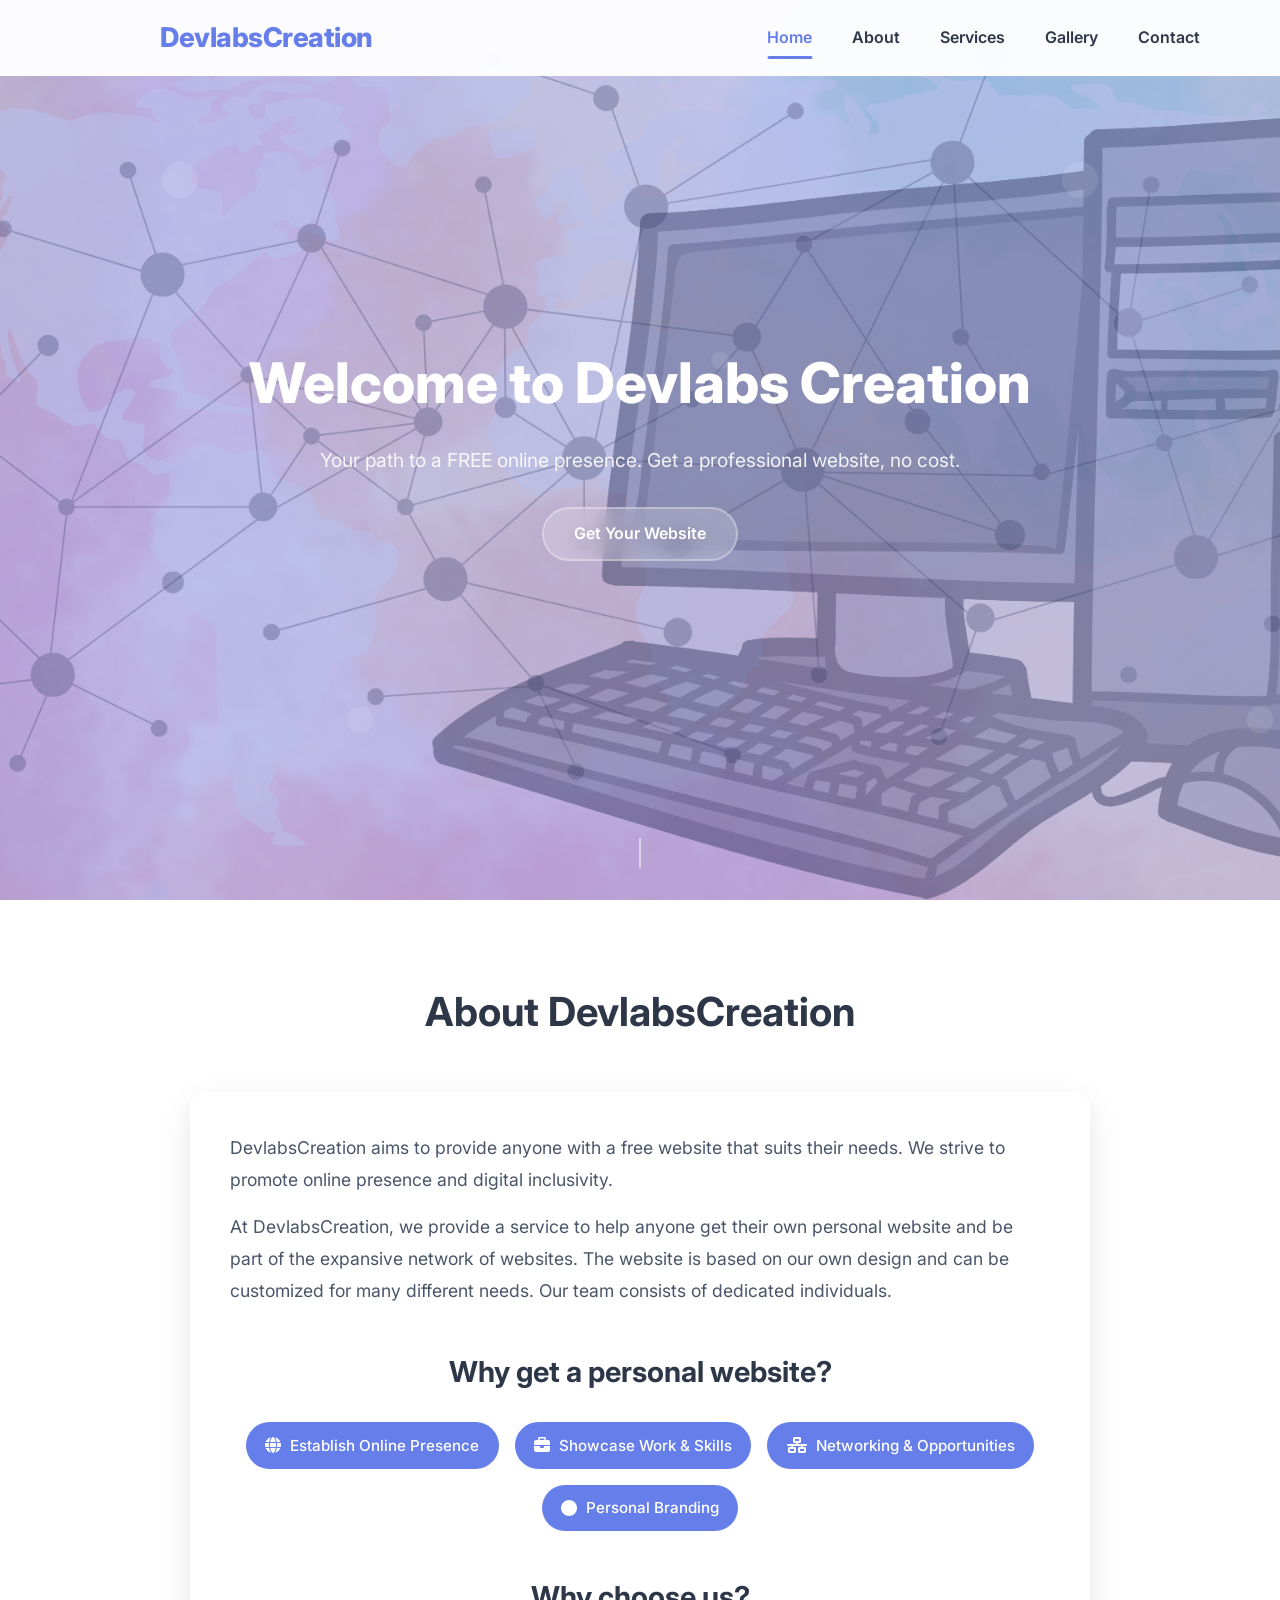
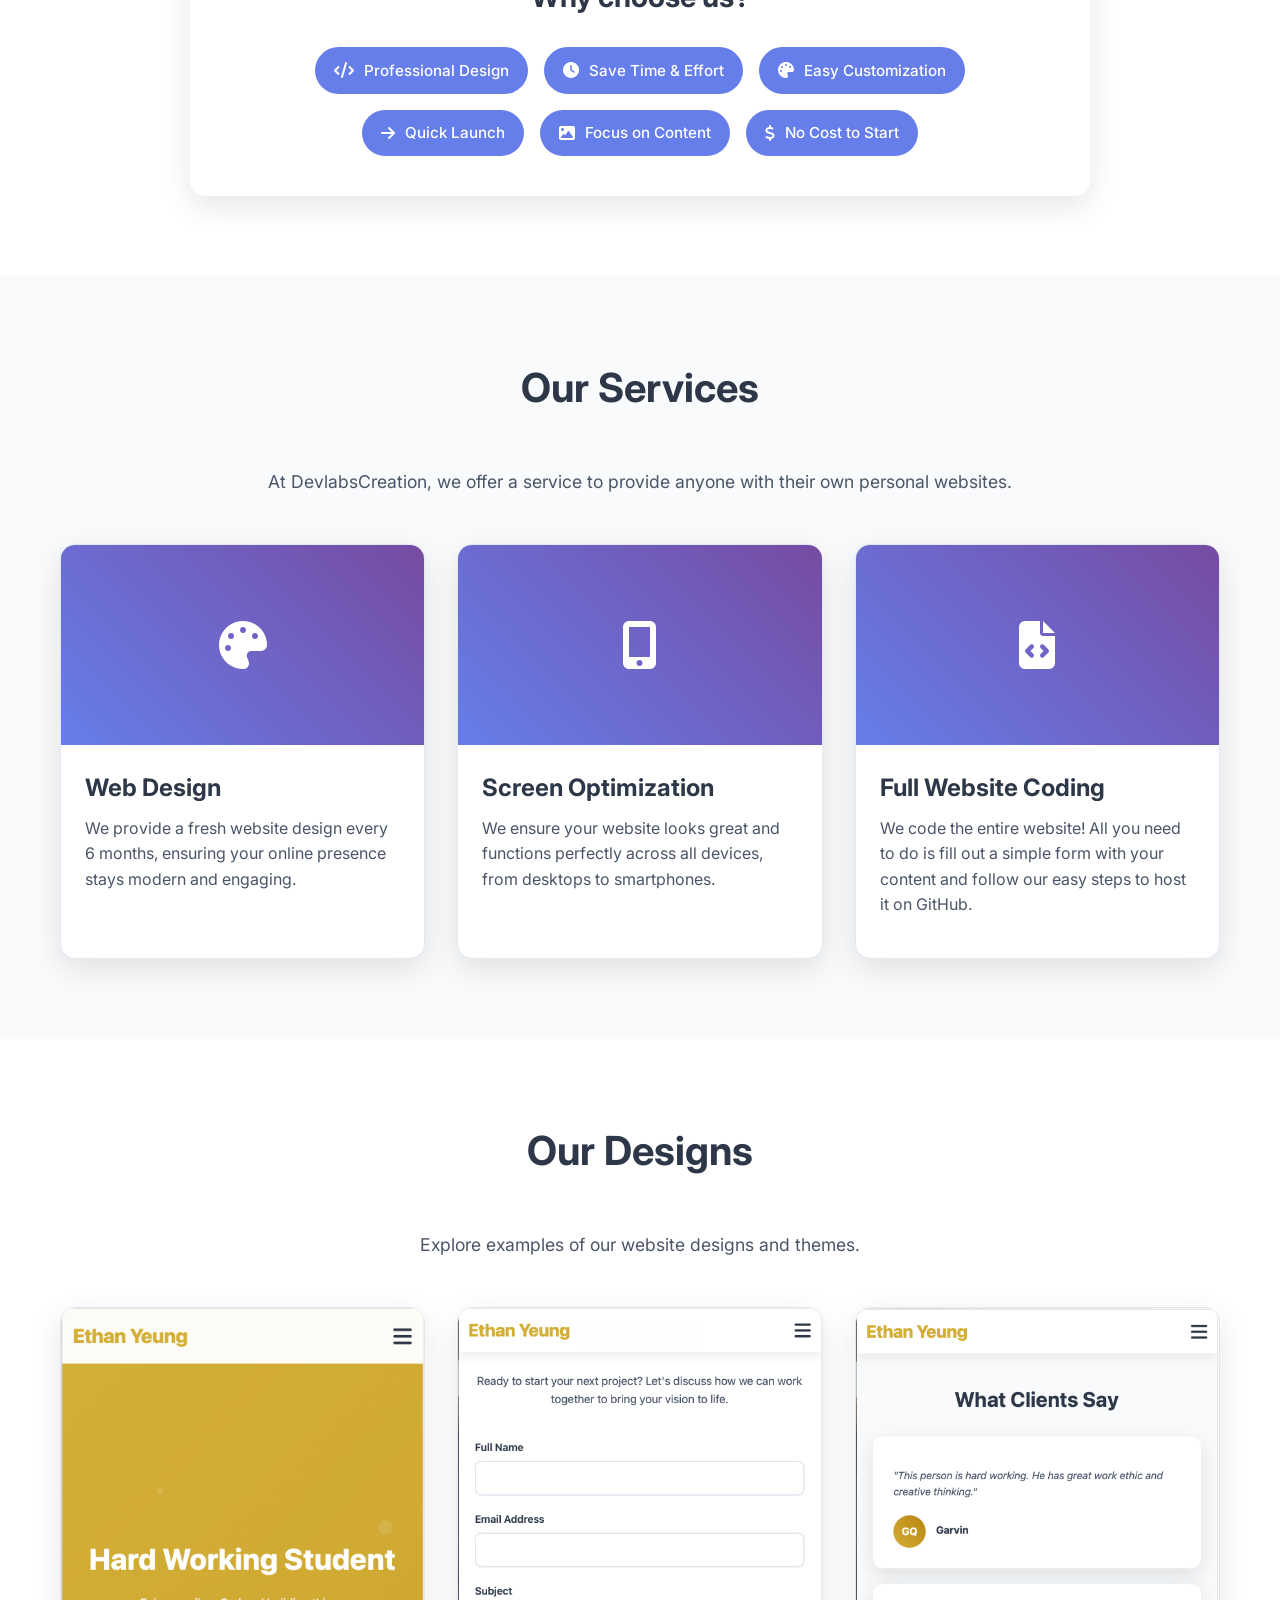
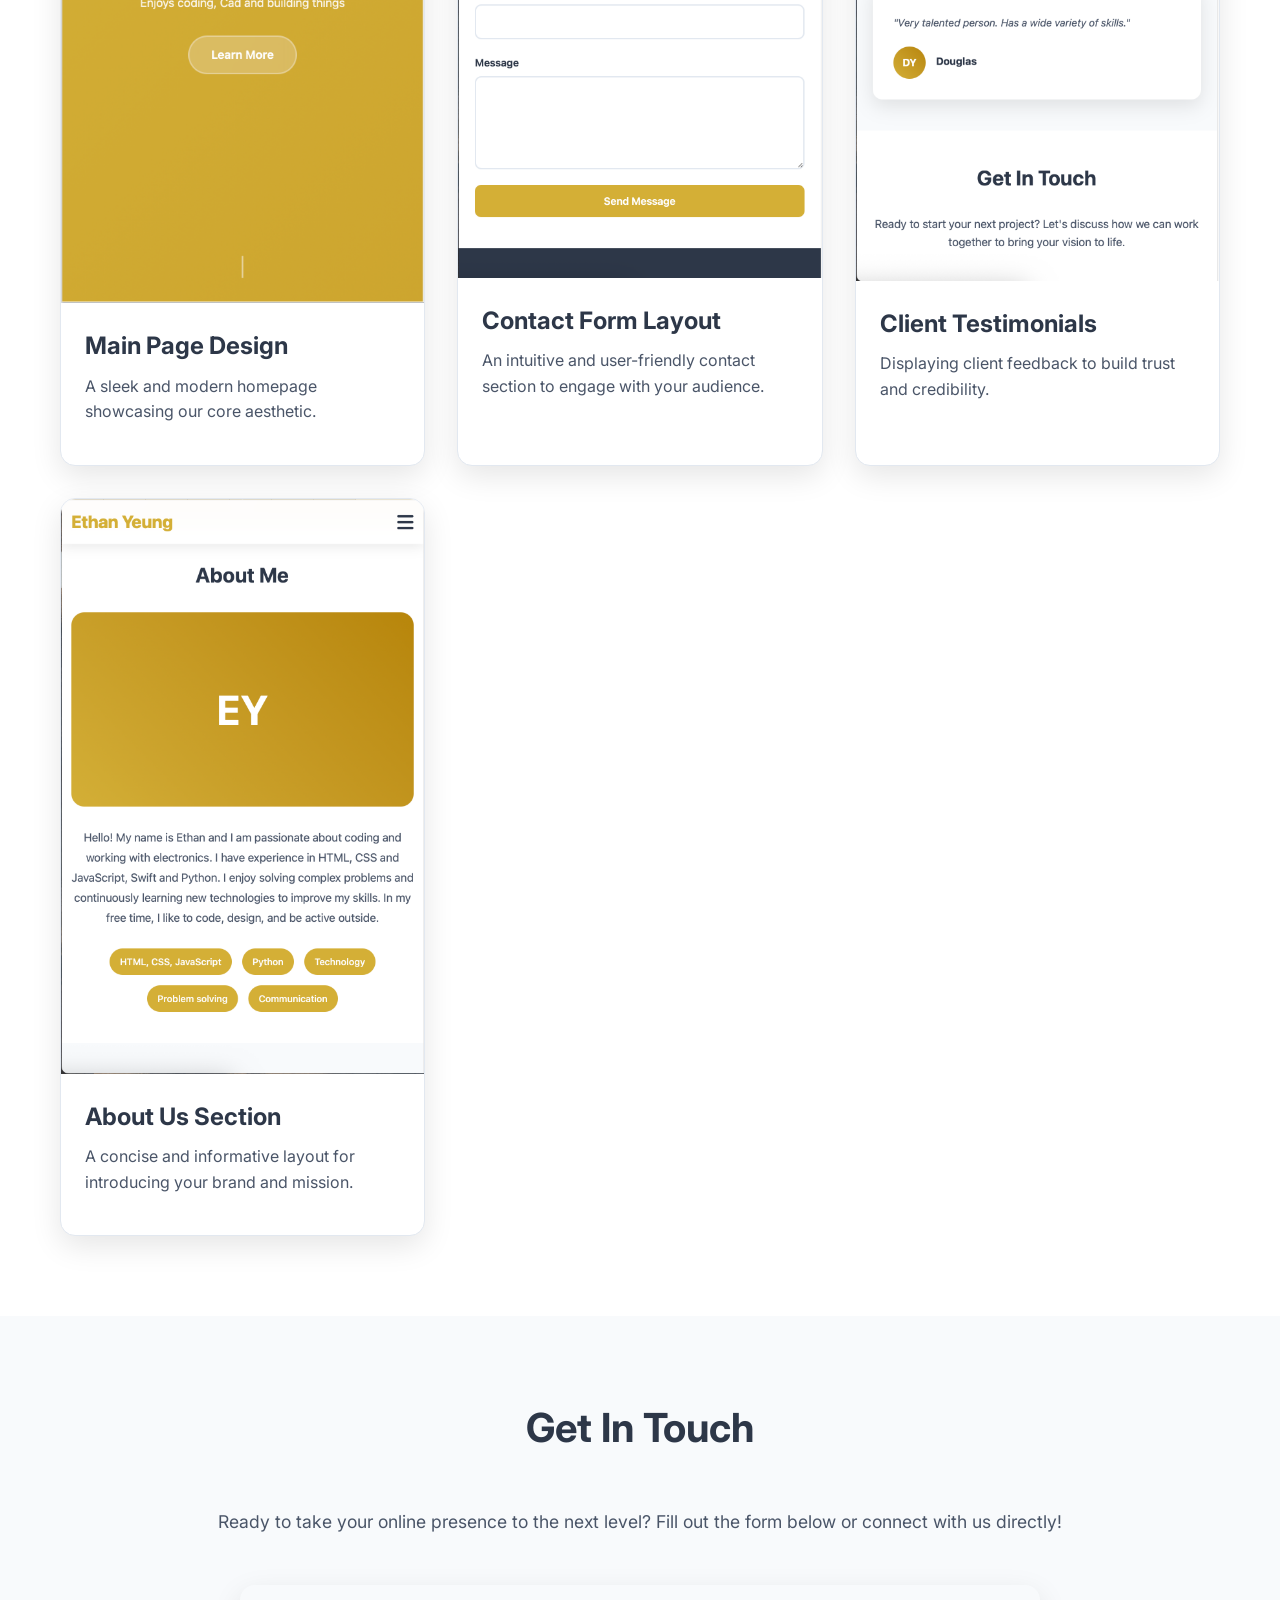
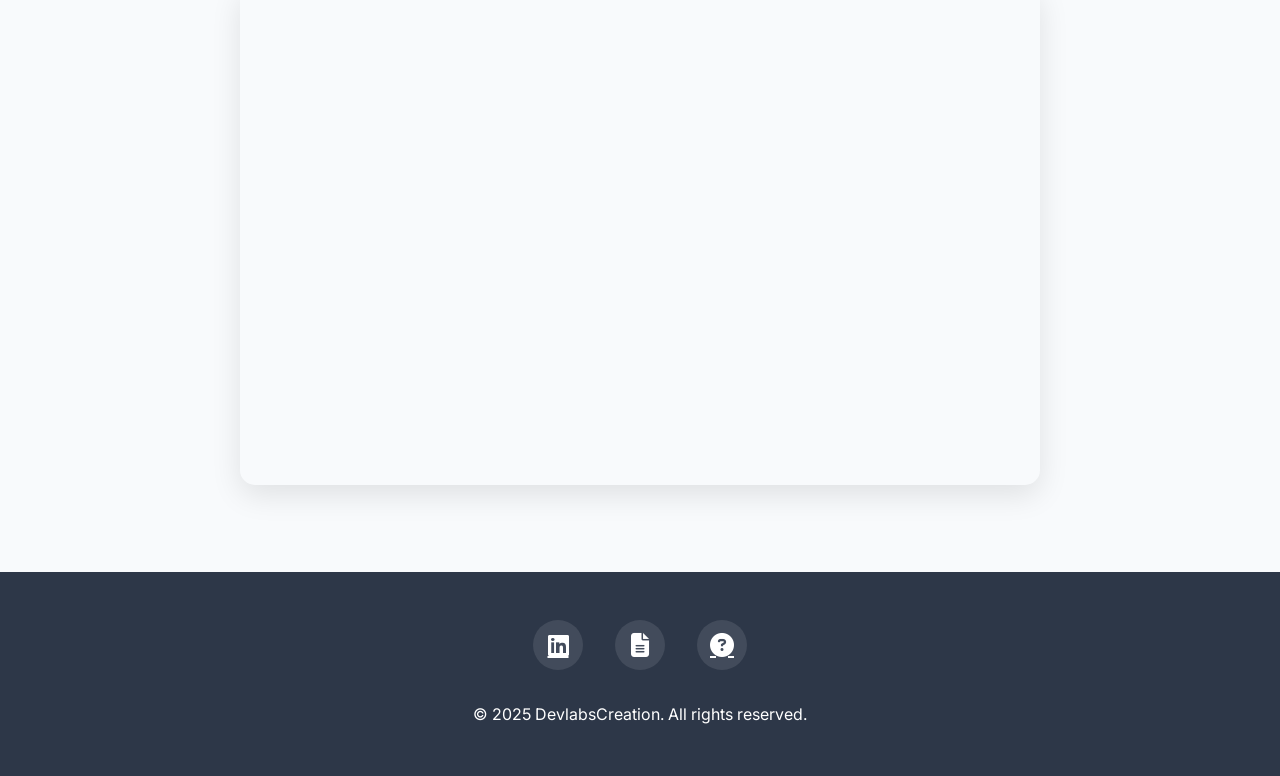
<file: index.htm>
<!DOCTYPE html>
<html lang="en" dir="ltr">
<head>
    <meta charset="utf-8">
    <title>DevlabsCreation</title>
    <meta name="viewport" content="width=device-width, initial-scale=1.0">
    <link rel="icon" href="https://img.icons8.com/?size=100&id=44484&format=png&color=000000" type="image/x-icon">
    <link rel="stylesheet" href="https://cdnjs.cloudflare.com/ajax/libs/font-awesome/6.4.0/css/all.min.css">
    <link href="https://fonts.googleapis.com/css2?family=Inter:wght@400;500;600;700;800&display=swap" rel="stylesheet">
    <style>
        /* CSS Variables - Inspired by Alex Jordan's design */
        :root {
            --primary-color: #667eea; /* A vibrant purple-blue */
            --secondary-color: #764ba2; /* A deeper purple */
            --text-color-dark: #2d3748;
            --text-color-medium: #4a5568;
            --text-color-light: #718096;
            --background-light: #f8fafc;
            --background-white: #ffffff;
            --border-color: #e2e8f0;
        }

        * {
            margin: 0;
            padding: 0;
            box-sizing: border-box;
        }

        body {
            font-family: 'Inter', -apple-system, BlinkMacSystemFont, sans-serif;
            line-height: 1.6;
            color: var(--text-color-medium);
            /* Linear gradient from original design applied to body */
            background: linear-gradient(135deg, var(--primary-color) 0%, var(--secondary-color) 100%);
            overflow-x: hidden;
        }

        .container {
            max-width: 1200px;
            margin: 0 auto;
            padding: 0 20px;
        }

        /* Navigation Bar (fixed at top) */
        nav {
            position: fixed;
            top: 0;
            width: 100%;
            background: rgba(255, 255, 255, 0.95);
            backdrop-filter: blur(10px);
            z-index: 1000;
            padding: 1rem 0;
            transition: all 0.3s ease;
        }

        nav.scrolled {
            background: rgba(255, 255, 255, 0.98);
            box-shadow: 0 2px 20px rgba(0, 0, 0, 0.1);
            padding: 0.8rem 0;
        }

        .nav-container {
            display: flex;
            justify-content: space-between;
            align-items: center;
        }

        .logo {
            font-size: 1.7rem;
            font-weight: 800;
            color: var(--primary-color);
            letter-spacing: -0.5px;
            padding-left: 100px; /* Adjust as per your original layout */
        }

        .nav-links {
            display: flex;
            list-style: none;
            gap: 2.5rem;
            margin-right: 20px; /* Adjust as per your original layout */
        }

        .nav-links a {
            text-decoration: none;
            color: var(--text-color-dark);
            font-weight: 600;
            transition: color 0.3s ease;
            position: relative;
            padding: 0.25rem 0;
            outline: none;
        }

        .nav-links a:focus-visible {
            outline: 2px solid var(--primary-color);
            outline-offset: 4px;
            border-radius: 2px;
        }

        /* Underline animation for desktop nav */
        .nav-links a::after {
            content: '';
            position: absolute;
            bottom: -8px;
            left: 50%;
            transform: translateX(-50%) scaleX(0);
            transform-origin: center;
            width: 100%;
            height: 3px;
            background: var(--primary-color);
            border-radius: 2px;
            transition: transform 0.3s ease;
        }

        .nav-links a:hover::after,
        .nav-links a.active::after {
            transform: translateX(-50%) scaleX(1);
        }

        .nav-links a:hover {
            color: var(--primary-color);
        }

        /* Active link for the current page */
        .nav-links a.active {
            color: var(--primary-color);
        }

        .mobile-menu-btn {
            display: none; /* Hidden by default on desktop */
            background: none;
            border: none;
            font-size: 1.8rem;
            color: var(--text-color-dark);
            cursor: pointer;
            transition: color 0.3s ease, transform 0.3s ease;
            outline: none;
            margin-right: 30px; /* Adjust as per your original layout */
        }

        .mobile-menu-btn:focus-visible {
            outline: 2px solid var(--primary-color);
            outline-offset: 4px;
            border-radius: 4px;
        }

        .mobile-menu-btn:hover {
            color: var(--primary-color);
            transform: scale(1.1);
        }

        /* Full-screen mobile menu overlay */
        .full-screen-menu {
            position: fixed;
            top: 0;
            left: 0;
            width: 100%;
            height: 100vh;
            background: rgba(255, 255, 255, 0.98); /* Semi-transparent white background */
            backdrop-filter: blur(10px);
            z-index: 999; /* Below fixed nav, above content */
            display: flex;
            flex-direction: column;
            justify-content: center;
            align-items: center;
            transform: translateX(100%); /* Start off-screen to the right */
            transition: transform 0.5s ease-in-out;
            opacity: 0;
            pointer-events: none; /* Disable interaction when hidden */
        }

        .full-screen-menu.is-active {
            transform: translateX(0); /* Slide in */
            opacity: 1;
            pointer-events: auto; /* Enable interaction when active */
        }

        .full-screen-menu ul {
            list-style: none;
            padding: 0;
            text-align: center;
        }

        .full-screen-menu li {
            margin: 1.5rem 0;
        }

        .full-screen-menu a {
            text-decoration: none;
            color: var(--text-color-dark);
            font-size: 2.5rem; /* Larger font size for full-screen */
            font-weight: 700;
            transition: color 0.3s ease, transform 0.3s ease;
            display: inline-block;
            position: relative;
            outline: none;
        }

        .full-screen-menu a:focus-visible {
            outline: 2px solid var(--primary-color);
            outline-offset: 8px;
            border-radius: 4px;
        }

        .full-screen-menu a::after { /* Underline for full-screen menu */
            content: '';
            position: absolute;
            bottom: -10px;
            left: 50%;
            transform: translateX(-50%) scaleX(0);
            transform-origin: center;
            width: 100%;
            height: 4px;
            background: var(--primary-color);
            border-radius: 2px;
            transition: transform 0.3s ease;
        }

        .full-screen-menu a:hover::after,
        .full-screen-menu a.active::after {
            transform: translateX(-50%) scaleX(1);
        }

        .full-screen-menu a:hover {
            color: var(--primary-color);
            transform: scale(1.05);
        }

        .full-screen-menu a.active {
            color: var(--primary-color);
        }

        .close-menu-btn {
            position: absolute;
            top: 20px;
            right: 30px;
            background: none;
            border: none;
            font-size: 2.5rem;
            color: var(--text-color-dark);
            cursor: pointer;
            z-index: 1001; /* Ensure it's above the menu itself */
            transition: color 0.3s ease, transform 0.3s ease;
            outline: none;
        }

        .close-menu-btn:focus-visible {
            outline: 2px solid var(--primary-color);
            outline-offset: 4px;
            border-radius: 4px;
        }

        .close-menu-btn:hover {
            color: var(--primary-color);
            transform: rotate(90deg);
        }

        /* Responsive adjustments for navigation */
        @media (max-width: 1000px) {
            .nav-links { /* Hide standard desktop nav */
                display: none;
            }
            .mobile-menu-btn { /* Show hamburger icon */
                display: block;
            }
            .logo {
                padding-left: 30px; /* Adjust logo padding for smaller screens */
            }
        }
        @media (max-width: 600px) {
            .logo {
                font-size: 1.5rem;
                padding-left: 20px;
            }
            .mobile-menu-btn {
                margin-right: 20px;
            }
            .full-screen-menu a {
                font-size: 1.8rem; /* Smaller font on very small screens */
            }
            .close-menu-btn {
                font-size: 2rem;
            }
        }

        /* Hero Section */
        #home {
            height: 100vh;
            display: flex;
            align-items: center;
            justify-content: center;
            text-align: center;
            color: white;
            position: relative;
            overflow: hidden;
            /* Background gradient applied to the body, keeping this for consistency with previous version */
        }

        .hero-background-image {
            position: absolute;
            top: 0;
            left: 0;
            width: 100%;
            height: 100%;
            object-fit: cover;
            opacity: 0.6; /* Adjust opacity to let the gradient show through */
            z-index: 0;
        }

        #home::before { /* Animated dots layer */
            content: '';
            position: absolute;
            top: 0;
            left: 0;
            right: 0;
            bottom: 0;
            background: url('data:image/svg+xml,<svg xmlns="http://www.w3.org/2000/svg" viewBox="0 0 100 100"><circle cx="20" cy="20" r="2" fill="rgba(255,255,255,0.1)"/><circle cx="80" cy="40" r="1" fill="rgba(255,255,255,0.1)"/><circle cx="40" cy="80" r="1.5" fill="rgba(255,255,255,0.1)"/></svg>');
            animation: float 20s infinite linear;
            z-index: 1;
        }

        @keyframes float {
            0% { transform: translateY(0) rotate(0deg); }
            100% { transform: translateY(-100vh) rotate(360deg); }
        }

        .hero-content {
            z-index: 2;
            animation: fadeInUp 1s ease-out;
        }

        @keyframes fadeInUp {
            from {
                opacity: 0;
                transform: translateY(30px);
            }
            to {
                opacity: 1;
                transform: translateY(0);
            }
        }

        #home h1 {
            font-size: 3.5rem;
            margin-bottom: 1rem;
            font-weight: 800;
        }

        #home p {
            font-size: 1.2rem;
            margin-bottom: 2rem;
            opacity: 0.9;
        }

        .cta-button {
            display: inline-block;
            background: rgba(255, 255, 255, 0.2);
            color: white;
            padding: 12px 30px;
            text-decoration: none;
            border-radius: 50px;
            font-weight: 600;
            transition: all 0.3s ease;
            border: 2px solid rgba(255, 255, 255, 0.3);
            backdrop-filter: blur(10px);
            outline: none;
        }
        .cta-button:focus-visible {
            outline: 2px solid white;
            outline-offset: 4px;
        }

        .cta-button:hover {
            background: rgba(255, 255, 255, 0.3);
            transform: translateY(-2px);
            box-shadow: 0 10px 25px rgba(0, 0, 0, 0.2);
        }

        .scroll-indicator {
            position: absolute;
            bottom: 2rem;
            left: 50%;
            transform: translateX(-50%);
            animation: bounce 2s infinite;
            z-index: 2; /* Ensure it's above hero elements */
        }

        @keyframes bounce {
            0%, 20%, 50%, 80%, 100% {
                transform: translateX(-50%) translateY(0);
            }
            40% {
                transform: translateX(-50%) translateY(-10px);
            }
            60% {
                transform: translateX(-50%) translateY(-5px);
            }
        }

        /* Sections */
        .section {
            padding: 5rem 0;
            background: var(--background-white);
        }

        /* Adjust section backgrounds for alternating colors */
        #about.section {
            background: var(--background-white);
        }
        #services.section {
            background: var(--background-light);
        }
        #gallery.section {
            background: var(--background-white);
        }
        #contact.section {
            background: var(--background-light);
        }


        .section-title {
            text-align: center;
            font-size: 2.5rem;
            margin-bottom: 3rem;
            color: var(--text-color-dark);
            font-weight: 700;
        }

        /* About Section */
        .about-content {
            display: grid;
            grid-template-columns: 1fr; /* Changed to single column */
            gap: 2rem; /* Adjusted gap */
            align-items: center;
            max-width: 900px; /* Constrain width for readability */
            margin: 0 auto; /* Center the content */
        }

        /* Removed .about-image CSS */

        .about-text-wrapper { /* New wrapper for the main text content */
            background: var(--background-white);
            padding: 2.5rem; /* More generous padding */
            border-radius: 15px;
            box-shadow: 0 10px 30px rgba(0, 0, 0, 0.1);
            line-height: 1.8;
            color: var(--text-color-medium);
        }

        .about-text-wrapper p {
            margin-bottom: 1rem; /* Space between paragraphs */
            font-size: 1.1rem;
        }

        .about-text-wrapper h3 {
            color: var(--text-color-dark);
            font-size: 1.8rem; /* Larger heading for clarity */
            margin-top: 2.5rem; /* Space above sub-headings */
            margin-bottom: 1.5rem;
            text-align: center; /* Center the sub-headings */
        }

        .feature-tags { /* New class for the container of skill/feature tags */
            display: flex;
            flex-wrap: wrap;
            gap: 1rem;
            margin-top: 1rem;
            justify-content: center; /* Center the tags */
        }

        .skill-tag { /* Retaining this class name as it's good for the visual style */
            background: var(--primary-color);
            color: white;
            padding: 0.6rem 1.2rem; /* Slightly larger padding */
            border-radius: 50px; /* More rounded */
            font-size: 0.95rem; /* Slightly larger font */
            font-weight: 500;
            display: inline-flex;
            align-items: center;
            transition: all 0.3s ease;
        }
        .skill-tag i {
            margin-right: 0.6rem;
            font-size: 1rem;
        }
        .skill-tag:hover {
            background: var(--secondary-color);
            transform: translateY(-3px);
            box-shadow: 0 5px 15px rgba(0, 0, 0, 0.1);
        }


        /* Services and Gallery Items Styling (Reusing blog-grid concept) */
        .blog-grid {
            display: grid;
            grid-template-columns: repeat(auto-fit, minmax(300px, 1fr));
            gap: 2rem;
        }

        .blog-post { /* Used for Services and Gallery items */
            background: var(--background-white);
            border-radius: 15px;
            overflow: hidden;
            box-shadow: 0 10px 30px rgba(0, 0, 0, 0.1);
            transition: all 0.3s ease;
            display: flex;
            flex-direction: column;
            border: 1px solid var(--border-color); /* Added subtle border */
        }

        .blog-post:hover {
            transform: translateY(-5px);
            box-shadow: 0 15px 35px rgba(0, 0, 0, 0.15);
        }

        .blog-image { /* For icons in Services and images in Gallery */
            height: 200px;
            background: linear-gradient(45deg, var(--primary-color), var(--secondary-color)); /* Default gradient for icons */
            display: flex;
            align-items: center;
            justify-content: center;
            color: white;
            font-size: 3rem; /* Increased icon size */
            position: relative;
            overflow: hidden;
        }

        .blog-image img { /* For images in Gallery if directly used */
            width: 100%;
            height: 100%;
            object-fit: cover;
            position: absolute;
            top: 0;
            left: 0;
            z-index: 1;
        }
        .blog-image i {
             z-index: 2; /* Ensure icon is above image if present */
        }

        .blog-content {
            padding: 1.5rem;
            flex-grow: 1;
            display: flex;
            flex-direction: column;
        }

        .blog-title {
            color: var(--text-color-dark);
            margin-bottom: 0.5rem; /* Adjusted margin */
            font-size: 1.5rem; /* Slightly larger title */
        }

        .blog-excerpt {
            color: var(--text-color-medium);
            margin-bottom: 1rem;
            flex-grow: 1;
        }

        /* Gallery Specific Overrides and Controls */
        /* Updated styles to ensure images are fully visible */
        #gallery .blog-post .blog-image-wrapper { /* New wrapper for gallery images inside blog-post */
            width: 100%;
            /* Removed padding-top for fixed aspect ratio to allow natural image height */
            position: relative;
            overflow: hidden;
            display: flex; /* Use flexbox to center image vertically if needed */
            justify-content: center; /* Center horizontally */
            align-items: center; /* Center vertically */
            background-color: var(--background-light); /* Background for empty space if image is 'contain' */
        }
        #gallery .blog-post .blog-image-wrapper img {
            position: relative; /* Change from absolute to relative for natural flow */
            width: 100%;
            height: auto; /* Allow image height to scale naturally */
            object-fit: contain; /* Ensure the whole image is visible, scale down if necessary */
            border-radius: 15px 15px 0 0; /* Match parent border-radius */
        }


        /* Contact Section */
        #contact {
            padding: 5rem 0; /* Consistent padding */
            background: var(--background-light); /* Consistent background */
            text-align: center;
        }

        .contact-content {
            max-width: 800px;
            margin: 0 auto;
        }

        .contact-form iframe {
            width: 100%;
            min-height: 500px;
            border: 2px solid var(--border-color);
            border-radius: 15px;
            box-shadow: 0 10px 30px rgba(0, 0, 0, 0.1);
        }

        /* Footer */
        footer {
            background: var(--text-color-dark); /* Using dark text color for footer background */
            color: white;
            text-align: center;
            padding: 3rem 0;
        }

        .social-links {
            display: flex;
            justify-content: center;
            gap: 2rem;
            margin-bottom: 2rem;
        }

        .social-links a {
            color: white;
            font-size: 1.5rem;
            transition: all 0.3s ease;
            width: 50px;
            height: 50px;
            border-radius: 50%;
            display: flex;
            align-items: center;
            justify-content: center;
            background: rgba(255, 255, 255, 0.1);
        }

        .social-links a:hover {
            color: var(--primary-color);
            background: white;
            transform: translateY(-3px);
        }

        /* General Responsive Design */
        @media (max-width: 768px) {
            .hero h1 {
                font-size: 2.5rem;
            }
            .hero p {
                font-size: 1rem;
                padding: 0 1rem;
            }
            .about-content {
                grid-template-columns: 1fr;
                text-align: center;
                gap: 2rem;
            }
            .about-image {
                height: 300px;
                order: -1; /* Puts image above text on mobile */
            }
            .section {
                padding: 3rem 0;
            }
            .section-title {
                font-size: 2rem;
                margin-bottom: 2rem;
            }
            .blog-grid,
            .testimonials-grid {
                grid-template-columns: 1fr;
                gap: 1.5rem;
            }
            .skills {
                justify-content: center;
            }
            .social-links {
                gap: 1rem;
            }
            .social-links a {
                width: 45px;
                height: 45px;
                font-size: 1.2rem;
            }
            .container {
                padding: 0 15px;
            }
            #home {
                padding: 0 20px;
            }
             .thumbnails img { /* This rule is now obsolete, can be removed */
                width: 80px;
                height: 50px;
                margin: 0 5px;
            }
             .about-text-wrapper { /* Mobile specific padding */
                padding: 1.5rem;
            }
            .about-text-wrapper h3 { /* Mobile specific heading size */
                font-size: 1.5rem;
                margin-top: 1.5rem;
                margin-bottom: 1rem;
            }
        }

        @media (max-width: 480px) {
            .hero h1 {
                font-size: 2rem;
            }
            .blog-image {
                font-size: 2rem; /* Smaller icon size for smaller screens */
            }
            .section {
                padding: 2rem 0;
            }
            .section-title {
                font-size: 1.8rem;
            }
            .about-image {
                height: 250px;
                font-size: 3rem;
            }
            .skill-tag {
                font-size: 0.75rem;
                padding: 0.4rem 0.8rem;
            }
             .prev, .next { /* These rules are now obsolete, can be removed */
                font-size: 1.2rem;
                padding: 8px 10px;
            }
        }
    </style>
</head>
<body>
    <nav id="navbar">
        <div class="container">
            <div class="nav-container">
                <div class="logo">DevlabsCreation</div>
                <button class="mobile-menu-btn" aria-label="Toggle mobile menu">
                    <i class="fas fa-bars"></i>
                </button>
                <ul class="nav-links">
                    <li><a href="index.htm" class="active">Home</a></li>
                    <li><a href="devlabs-about-page.htm">About</a></li>
                    <li><a href="devlabs-service-page.htm">Services</a></li>
                    <li><a href="devlabs-gallery-page.htm">Gallery</a></li>
                    <li><a href="devlabs-contact-page.htm">Contact</a></li>
                </ul>
            </div>
        </div>
    </nav>

    <!-- Full-screen mobile menu overlay -->
    <div id="fullScreenMenu" class="full-screen-menu">
        <button class="close-menu-btn" aria-label="Close menu">&times;</button>
        <ul>
            <li><a href="index.htm">Home</a></li>
            <li><a href="devlabs-about-page.htm">About</a></li>
            <li><a href="devlabs-service-page.htm">Services</a></li>
            <li><a href="devlabs-gallery-page.htm">Gallery</a></li>
            <li><a href="devlabs-contact-page.htm">Contact</a></li>
        </ul>
    </div>

    <section id="home" class="hero">
        <!-- Updated hero-background-image src -->
        <img class="hero-background-image" src="mainwebsiteimage.png" alt="Main Background Image of DevlabsCreation">
        <div class="hero-content">
            <h1>Welcome to Devlabs Creation</h1>
            <p>Your path to a FREE online presence. Get a professional website, no cost.</p>
            <a href="devlabs-contact-page.htm" class="cta-button">Get Your Website</a>
        </div>
        <div class="scroll-indicator">
            <div style="width: 2px; height: 30px; background: rgba(255,255,255,0.5); margin: 0 auto;"></div>
        </div>
    </section>

    <section id="about" class="section">
        <div class="container">
            <h2 class="section-title">About DevlabsCreation</h2>
            <div class="about-content">
                <div class="about-text-wrapper">
                    <p>DevlabsCreation aims to provide anyone with a free website that suits their needs. We strive to promote online presence and digital inclusivity.</p>
                    <p>At DevlabsCreation, we provide a service to help anyone get their own personal website and be part of the expansive network of websites. The website is based on our own design and can be customized for many different needs. Our team consists of dedicated individuals.</p>

                    <h3>Why get a personal website?</h3>
                    <div class="feature-tags">
                        <span class="skill-tag"><i class="fas fa-globe"></i> Establish Online Presence</span>
                        <span class="skill-tag"><i class="fas fa-briefcase"></i> Showcase Work & Skills</span>
                        <span class="skill-tag"><i class="fas fa-network-wired"></i> Networking & Opportunities</span>
                        <span class="skill-tag"><i class="fas fa-circle"></i> Personal Branding</span>
                    </div>
                    <h3>Why choose us?</h3>
                    <div class="feature-tags">
                        <span class="skill-tag"><i class="fas fa-code"></i> Professional Design</span>
                        <span class="skill-tag"><i class="fas fa-clock"></i> Save Time & Effort</span>
                        <span class="skill-tag"><i class="fas fa-palette"></i> Easy Customization</span>
                        <span class="skill-tag"><i class="fas fa-arrow-right"></i> Quick Launch</span>
                        <span class="skill-tag"><i class="fas fa-image"></i> Focus on Content</span>
                        <span class="skill-tag"><i class="fas fa-dollar-sign"></i> No Cost to Start</span>
                    </div>
                </div>
            </div>
        </div>
    </section>

    <section id="services" class="section">
        <div class="container">
            <h2 class="section-title">Our Services</h2>
            <p style="text-align: center; margin-bottom: 3rem; font-size: 1.1rem; color: var(--text-color-medium);">
                At DevlabsCreation, we offer a service to provide anyone with their own personal websites.
            </p>
            <div class="blog-grid"> <!-- Reusing blog-grid for service items -->
                <article class="blog-post">
                    <div class="blog-image"><i class="fas fa-palette"></i></div>
                    <div class="blog-content">
                        <h3 class="blog-title">Web Design</h3>
                        <p class="blog-excerpt">We provide a fresh website design every 6 months, ensuring your online presence stays modern and engaging.</p>
                    </div>
                </article>
                <article class="blog-post">
                    <div class="blog-image"><i class="fas fa-mobile-alt"></i></div>
                    <div class="blog-content">
                        <h3 class="blog-title">Screen Optimization</h3>
                        <p class="blog-excerpt">We ensure your website looks great and functions perfectly across all devices, from desktops to smartphones.</p>
                    </div>
                </article>
                <article class="blog-post">
                    <div class="blog-image"><i class="fas fa-file-code"></i></div>
                    <div class="blog-content">
                        <h3 class="blog-title">Full Website Coding</h3>
                        <p class="blog-excerpt">We code the entire website! All you need to do is fill out a simple form with your content and follow our easy steps to host it on GitHub.</p>
                    </div>
                </article>
            </div>
        </div>
    </section>

    <!-- Updated Gallery Section -->
    <section id="gallery" class="section">
        <div class="container">
            <h2 class="section-title">Our Designs</h2>
            <p style="text-align: center; margin-bottom: 3rem; font-size: 1.1rem; color: var(--text-color-medium);">
                Explore examples of our website designs and themes.
            </p>
            <div class="blog-grid">
                <!-- Gallery Item 1: Main Website Image -->
                <article class="blog-post">
                    <div class="blog-image-wrapper">
                        <img src="mainimagegold.png" alt="DevlabsCreation Main Website Design">
                    </div>
                    <div class="blog-content">
                        <h3 class="blog-title">Main Page Design</h3>
                        <p class="blog-excerpt">A sleek and modern homepage showcasing our core aesthetic.</p>
                    </div>
                </article>

                <!-- Gallery Item 2: Contact Section -->
                <article class="blog-post">
                    <div class="blog-image-wrapper">
                        <img src="contactsection.png" alt="DevlabsCreation Contact Form Design">
                    </div>
                    <div class="blog-content">
                        <h3 class="blog-title">Contact Form Layout</h3>
                        <p class="blog-excerpt">An intuitive and user-friendly contact section to engage with your audience.</p>
                    </div>
                </article>

                <!-- Gallery Item 3: Testimonial Section -->
                <article class="blog-post">
                    <div class="blog-image-wrapper">
                        <img src="testimonialsection.png" alt="DevlabsCreation Testimonial Section Design">
                    </div>
                    <div class="blog-content">
                        <h3 class="blog-title">Client Testimonials</h3>
                        <p class="blog-excerpt">Displaying client feedback to build trust and credibility.</p>
                    </div>
                </article>

                <!-- Gallery Item 4: About Section -->
                <article class="blog-post">
                    <div class="blog-image-wrapper">
                        <img src="aboutsection.png" alt="DevlabsCreation About Section Design">
                    </div>
                    <div class="blog-content">
                        <h3 class="blog-title">About Us Section</h3>
                        <p class="blog-excerpt">A concise and informative layout for introducing your brand and mission.</p>
                    </div>
                </article>
            </div>
        </div>
    </section>
    <!-- End Updated Gallery Section -->

    <section id="contact" class="section">
        <div class="container">
            <h2 class="section-title">Get In Touch</h2>
            <p style="text-align: center; margin-bottom: 3rem; font-size: 1.1rem; color: var(--text-color-medium);">
                Ready to take your online presence to the next level? Fill out the form below or connect with us directly!
            </p>
            <div class="contact-content">
                <div class="contact-form">
                    <iframe width="100%" src="https://forms.office.com/Pages/ResponsePage.aspx?id=DQSIkWdsW0yxEjajBLZtrQAAAAAAAAAAAANAAoxDrAxUN0xYSkc2WDNFVlg5MjUxNE0xSDFLRTZMSi4u&embed=true" frameborder="0" marginwidth="0" marginheight="0" style="border: none; max-width:100%; max-height:100vh" allowfullscreen webkitallowfullscreen mozallowfullscreen msallowfullscreen> </iframe>
                </div>
            </div>
        </div>
    </section>

    <footer class="footer">
        <div class="social-links">
            <a href="https://linkedin.com/company/devlabscreation-company" target="_blank" title="Visit our LinkedIn page" aria-label="LinkedIn"><i class="fab fa-linkedin"></i></a>
            <a href="https://forms.office.com/Pages/ResponsePage.aspx?id=DQSIkWdsW0yxEjajBLZtrQAAAAAAAAAAAANAAoxDrAxUMVhPU09BMDFVT1NPTzhZSjJSNVFPTE1ETi4u" target="_blank" title="Submit a form to get a website" aria-label="Get a website form"><i class="fas fa-file-alt"></i></a>
            <a href="https://forms.office.com/Pages/ResponsePage.aspx?id=DQSIkWdsW0yxEjajBLZtrQAAAAAAAAAAAANAAoxDrAxUN0xYSkc2WDNFVlg5MjUxNE0xSDFLRTZMSi4u" target="_blank" title="Ask questions" aria-label="Ask questions form"><i class="fas fa-question-circle"></i></a>
        </div>
        <div class="container">
            <p>&copy; 2025 DevlabsCreation. All rights reserved.</p>
        </div>
    </footer>

    <script>
        // Get references to elements
        const mobileMenuBtn = document.querySelector('.mobile-menu-btn');
        const mobileMenuBtnIcon = mobileMenuBtn.querySelector('i'); // Get the icon within the button
        const fullScreenMenu = document.getElementById('fullScreenMenu');
        const closeMenuBtn = document.querySelector('.close-menu-btn');
        const desktopNavLinks = document.querySelectorAll('.nav-links a');
        const fullScreenNavLinks = document.querySelectorAll('#fullScreenMenu a');
        const navbar = document.getElementById('navbar');

        // Function to set active class based on current page
        function setActiveNavLink() {
            const currentPath = window.location.pathname.split('/').pop();
            const pageName = currentPath === '' || currentPath === 'index.htm' ? 'index.htm' : currentPath;

            desktopNavLinks.forEach(link => {
                link.classList.remove('active');
                if (link.getAttribute('href') === pageName) {
                    link.classList.add('active');
                }
            });

            fullScreenNavLinks.forEach(link => {
                link.classList.remove('active');
                if (link.getAttribute('href') === pageName) {
                    link.classList.add('active');
                }
            });
        }

        // Run on page load
        setActiveNavLink();

        // Toggle full-screen menu with hamburger button
        mobileMenuBtn.addEventListener('click', () => {
            fullScreenMenu.classList.toggle('is-active');
            if (fullScreenMenu.classList.contains('is-active')) {
                document.body.style.overflow = 'hidden'; // Prevent scrolling when menu is open
                mobileMenuBtnIcon.classList.remove('fa-bars');
                mobileMenuBtnIcon.classList.add('fa-times');
            } else {
                document.body.style.overflow = ''; // Re-enable scrolling
                mobileMenuBtnIcon.classList.remove('fa-times');
                mobileMenuBtnIcon.classList.add('fa-bars');
            }
        });

        // Close full-screen menu with the 'X' button
        closeMenuBtn.addEventListener('click', () => {
            fullScreenMenu.classList.remove('is-active');
            document.body.style.overflow = ''; // Re-enable scrolling
            mobileMenuBtnIcon.classList.remove('fa-times'); // Reset hamburger icon
            mobileMenuBtnIcon.classList.add('fa-bars');
        });

        // Close full-screen menu when a link inside it is clicked
        fullScreenNavLinks.forEach(link => {
            link.addEventListener('click', () => {
                fullScreenMenu.classList.remove('is-active');
                document.body.style.overflow = '';
                mobileMenuBtnIcon.classList.remove('fa-times'); // Reset hamburger icon
                mobileMenuBtnIcon.classList.add('fa-bars');
            });
        });

        // Navbar scroll effect
        window.addEventListener('scroll', () => {
            if (window.scrollY > 0) {
                navbar.classList.add('scrolled');
            } else {
                navbar.classList.remove('scrolled');
            }
        });
    </script>
</body>
</html>
</file>
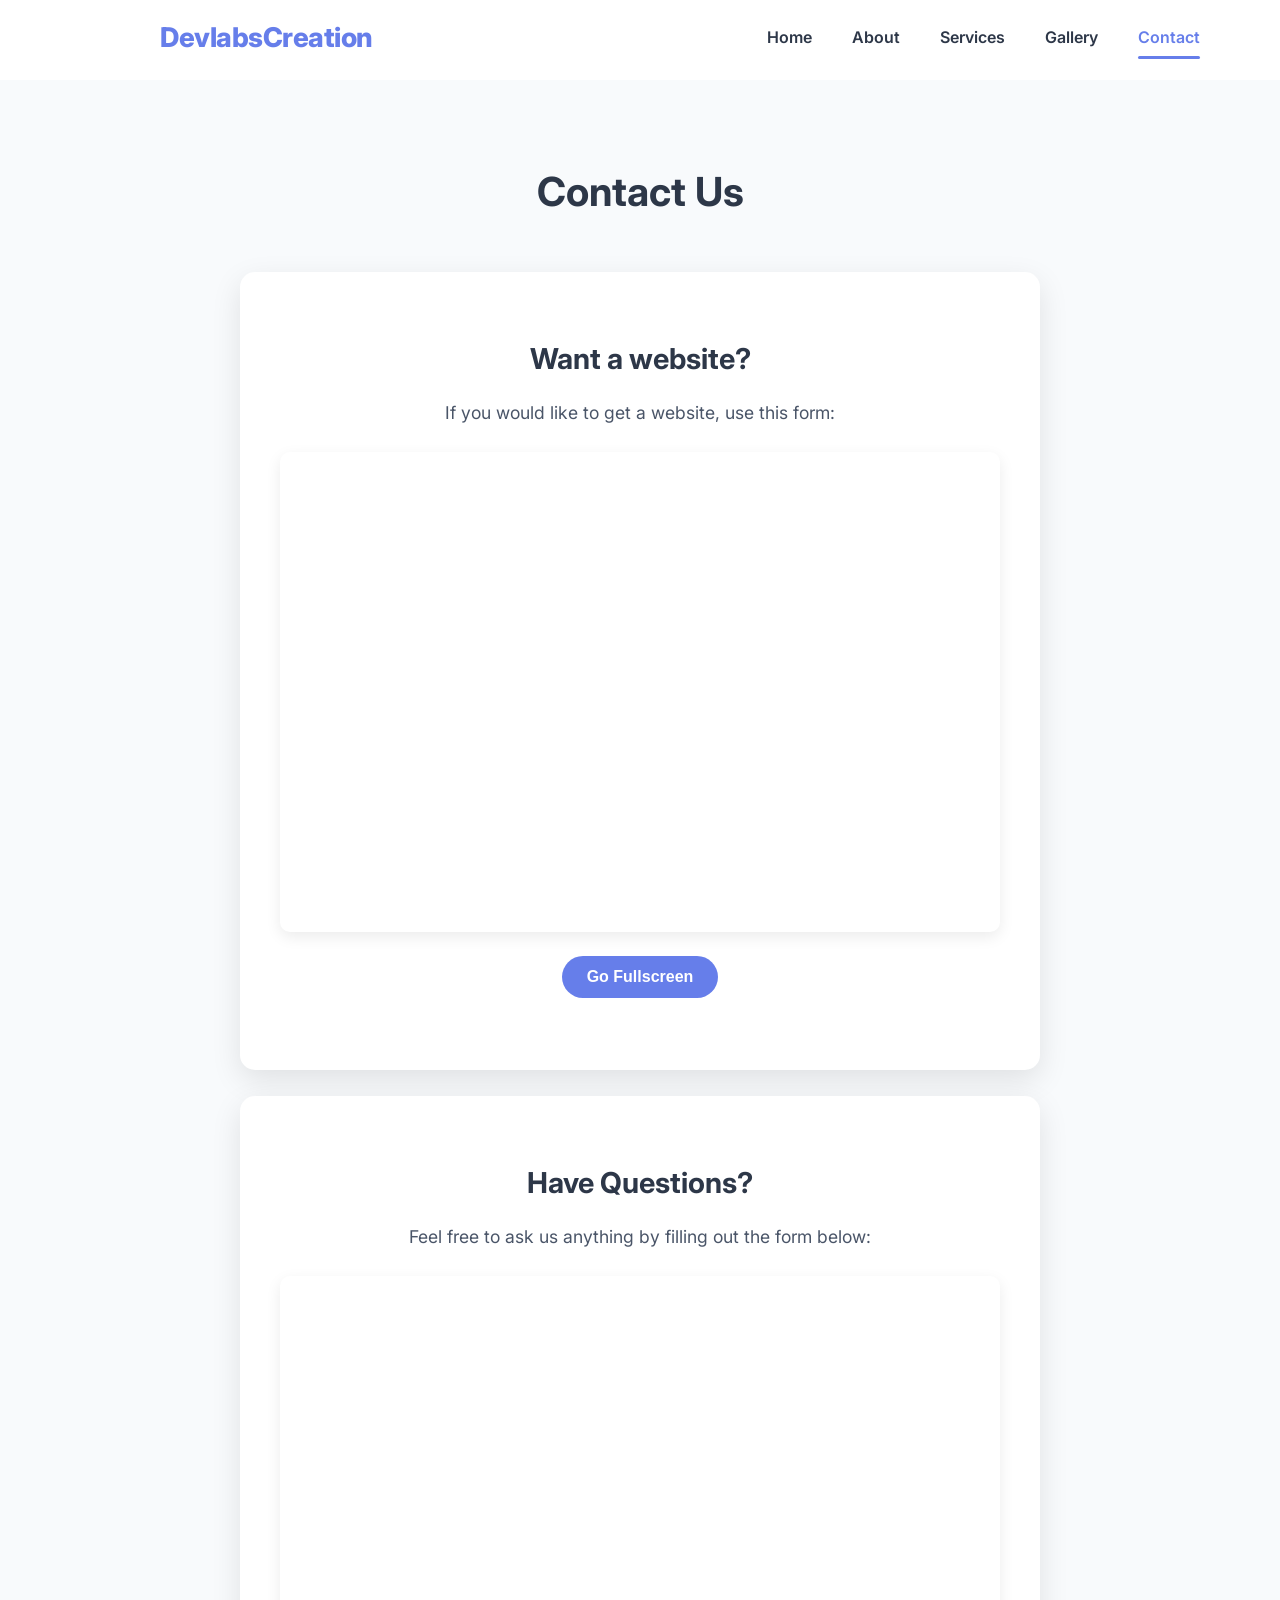
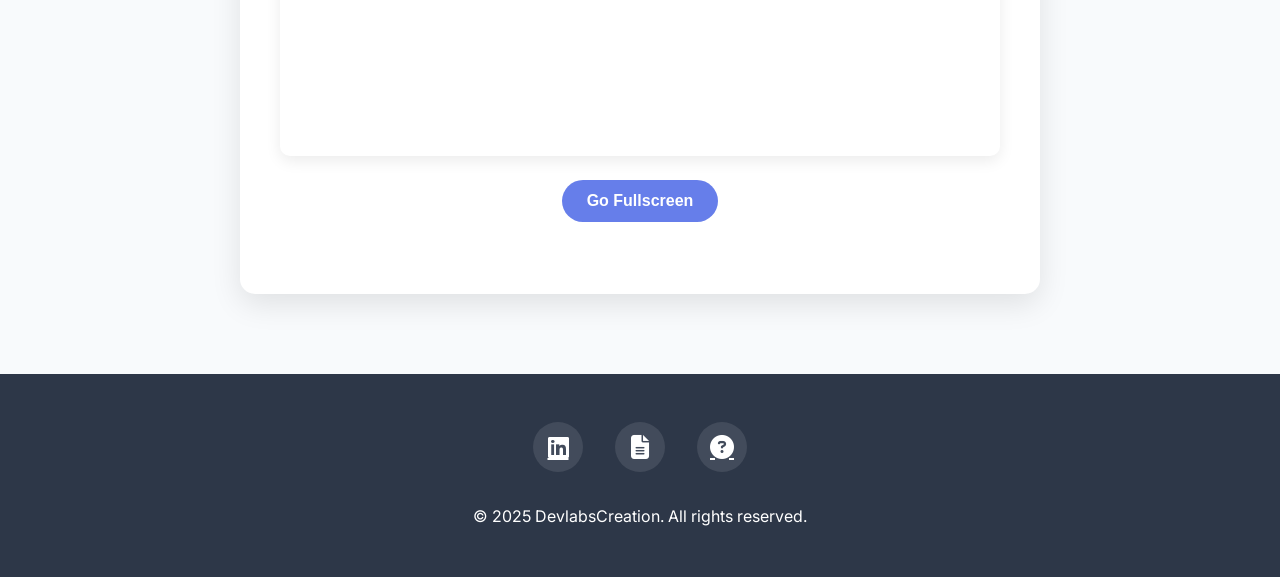
<file: devlabs-contact-page.htm>
<!DOCTYPE html>
<html lang="en" dir="ltr">
<head>
    <meta charset="utf-8">
    <title>DevlabsCreation - Contact</title>
    <meta name="viewport" content="width=device-width, initial-scale=1.0">
    <link rel="icon" href="https://img.icons8.com/?size=100&id=44484&format=png&color=000000" type="image/x-icon">
    <link rel="stylesheet" href="https://cdnjs.cloudflare.com/ajax/libs/font-awesome/6.4.0/css/all.min.css">
    <link href="https://fonts.googleapis.com/css2?family=Inter:wght@400;500;600;700;800&display=swap" rel="stylesheet">
    <style>
        /* CSS Variables - Consistent with DevlabsCreation design */
        :root {
            --primary-color: #667eea; /* A vibrant purple-blue */
            --secondary-color: #764ba2; /* A deeper purple */
            --text-color-dark: #2d3748;
            --text-color-medium: #4a5568;
            --text-color-light: #718096;
            --background-light: #f8fafc; /* Light grey background */
            --background-white: #ffffff; /* White background */
            --border-color: #e2e8f0;
            --shadow-light: rgba(0, 0, 0, 0.1);
            --shadow-medium: rgba(0, 0, 0, 0.2);
        }

        * {
            margin: 0;
            padding: 0;
            box-sizing: border-box;
        }

        body {
            font-family: 'Inter', -apple-system, BlinkMacSystemFont, sans-serif;
            line-height: 1.6;
            color: var(--text-color-medium);
            overflow-x: hidden;
            padding-top: 80px; /* Space for fixed navigation bar */
            background-color: var(--background-white); /* Default background for the page */
        }

        .container {
            max-width: 1200px;
            margin: 0 auto;
            padding: 0 20px;
        }

        /* Navigation Bar (fixed at top) */
        nav {
            position: fixed;
            top: 0;
            width: 100%;
            background: rgba(255, 255, 255, 0.95);
            backdrop-filter: blur(10px);
            z-index: 1000;
            padding: 1rem 0;
            transition: all 0.3s ease;
        }

        nav.scrolled {
            background: rgba(255, 255, 255, 0.98);
            box-shadow: 0 2px 20px var(--shadow-light);
            padding: 0.8rem 0;
        }

        .nav-container {
            display: flex;
            justify-content: space-between;
            align-items: center;
        }

        .logo {
            font-size: 1.7rem;
            font-weight: 800;
            color: var(--primary-color);
            letter-spacing: -0.5px;
            padding-left: 100px;
        }

        .nav-links {
            display: flex;
            list-style: none;
            gap: 2.5rem;
            margin-right: 20px;
        }

        .nav-links a {
            text-decoration: none;
            color: var(--text-color-dark);
            font-weight: 600;
            transition: color 0.3s ease;
            position: relative;
            padding: 0.25rem 0;
            outline: none;
        }

        .nav-links a:focus-visible {
            outline: 2px solid var(--primary-color);
            outline-offset: 4px;
            border-radius: 2px;
        }

        /* Underline animation for desktop nav */
        .nav-links a::after {
            content: '';
            position: absolute;
            bottom: -8px;
            left: 50%;
            transform: translateX(-50%) scaleX(0);
            transform-origin: center;
            width: 100%;
            height: 3px;
            background: var(--primary-color);
            border-radius: 2px;
            transition: transform 0.3s ease;
        }

        .nav-links a:hover::after,
        .nav-links a.active::after {
            transform: translateX(-50%) scaleX(1);
        }

        .nav-links a:hover {
            color: var(--primary-color);
        }

        /* Active link for the current page */
        .nav-links a.active {
            color: var(--primary-color);
        }

        .mobile-menu-btn {
            display: none; /* Hidden by default on desktop */
            background: none;
            border: none;
            font-size: 1.8rem;
            color: var(--text-color-dark);
            cursor: pointer;
            transition: color 0.3s ease, transform 0.3s ease;
            outline: none;
            margin-right: 30px;
        }

        .mobile-menu-btn:focus-visible {
            outline: 2px solid var(--primary-color);
            outline-offset: 4px;
            border-radius: 4px;
        }

        .mobile-menu-btn:hover {
            color: var(--primary-color);
            transform: scale(1.1);
        }

        /* Full-screen mobile menu overlay */
        .full-screen-menu {
            position: fixed;
            top: 0;
            left: 0;
            width: 100%;
            height: 100vh;
            background: rgba(255, 255, 255, 0.98); /* Semi-transparent white background */
            backdrop-filter: blur(10px);
            z-index: 999; /* Below fixed nav, above content */
            display: flex;
            flex-direction: column;
            justify-content: center;
            align-items: center;
            transform: translateX(100%); /* Start off-screen to the right */
            transition: transform 0.5s ease-in-out;
            opacity: 0;
            pointer-events: none; /* Disable interaction when hidden */
        }

        .full-screen-menu.is-active {
            transform: translateX(0); /* Slide in */
            opacity: 1;
            pointer-events: auto; /* Enable interaction when active */
        }

        .full-screen-menu ul {
            list-style: none;
            padding: 0;
            text-align: center;
        }

        .full-screen-menu li {
            margin: 1.5rem 0;
        }

        .full-screen-menu a {
            text-decoration: none;
            color: var(--text-color-dark);
            font-size: 2.5rem; /* Larger font size for full-screen */
            font-weight: 700;
            transition: color 0.3s ease, transform 0.3s ease;
            display: inline-block;
            position: relative;
            outline: none;
        }

        .full-screen-menu a:focus-visible {
            outline: 2px solid var(--primary-color);
            outline-offset: 8px;
            border-radius: 4px;
        }

        .full-screen-menu a::after { /* Underline for full-screen menu */
            content: '';
            position: absolute;
            bottom: -10px;
            left: 50%;
            transform: translateX(-50%) scaleX(0);
            transform-origin: center;
            width: 100%;
            height: 4px;
            background: var(--primary-color);
            border-radius: 2px;
            transition: transform 0.3s ease;
        }

        .full-screen-menu a:hover::after,
        .full-screen-menu a.active::after {
            transform: translateX(-50%) scaleX(1);
        }

        .full-screen-menu a:hover {
            color: var(--primary-color);
            transform: scale(1.05);
        }

        .full-screen-menu a.active {
            color: var(--primary-color);
        }

        .close-menu-btn {
            position: absolute;
            top: 20px;
            right: 30px;
            background: none;
            border: none;
            font-size: 2.5rem;
            color: var(--text-color-dark);
            cursor: pointer;
            z-index: 1001; /* Ensure it's above the menu itself */
            transition: color 0.3s ease, transform 0.3s ease;
            outline: none;
        }

        .close-menu-btn:focus-visible {
            outline: 2px solid var(--primary-color);
            outline-offset: 4px;
            border-radius: 4px;
        }

        .close-menu-btn:hover {
            color: var(--primary-color);
            transform: rotate(90deg);
        }

        /* Responsive adjustments for navigation */
        @media (max-width: 1000px) {
            .nav-links {
                display: none;
            }
            .mobile-menu-btn {
                display: block;
            }
            .logo {
                padding-left: 30px;
            }
        }
        @media (max-width: 600px) {
            .logo {
                font-size: 1.5rem;
                padding-left: 20px;
            }
            .mobile-menu-btn {
                margin-right: 20px;
            }
            .full-screen-menu a {
                font-size: 1.8rem;
            }
            .close-menu-btn {
                font-size: 2rem;
            }
        }

        /* Sections - General Styling */
        .section {
            padding: 5rem 0;
            background-color: var(--background-white); /* Default background for this page's sections */
        }

        /* Section Titles - Consistent with previous pages */
        .section-title {
            text-align: center;
            font-size: 2.5rem;
            margin-bottom: 3rem;
            color: var(--text-color-dark);
            font-weight: 700;
        }

        /* Contact Section Specific Styling */
        #contact.section {
            background: var(--background-light); /* Light background for the contact section */
        }
        #contact .contact-form-wrapper { /* Wrapper for contact forms */
            background: var(--background-white); /* White background for the wrapper content */
            padding: 2.5rem;
            border-radius: 15px;
            box-shadow: 0 10px 30px var(--shadow-light);
            max-width: 800px;
            margin: 0 auto;
            text-align: center; /* Center content within wrapper */
        }
        #contact .contact-form-wrapper h3 {
            font-size: 1.8rem;
            margin-top: 1.5rem;
            margin-bottom: 1rem;
            color: var(--text-color-dark);
            font-weight: 700;
        }
        #contact .contact-form-wrapper p {
            font-size: 1.1rem;
            margin-bottom: 1.5rem;
            color: var(--text-color-medium);
            line-height: 1.7;
            text-align: center; /* Ensure text is centered within wrapper */
        }
        #contact .contact-form-wrapper iframe {
            width: 100%;
            min-height: 450px; /* Adjusted min-height for iframe */
            border: 2px solid var(--border-color);
            border-radius: 10px;
            box-shadow: 0 5px 15px rgba(0, 0, 0, 0.08);
            margin-bottom: 1.5rem; /* Space below iframe */
            display: block; /* Ensure it takes full width and new line */
            margin-left: auto;
            margin-right: auto;
        }
        .fullscreen-btn {
            background: var(--primary-color);
            color: var(--background-white);
            padding: 12px 25px;
            border: none;
            border-radius: 50px; /* Fully rounded button */
            font-size: 1rem;
            font-weight: 600;
            cursor: pointer;
            transition: all 0.3s ease;
            outline: none;
            display: inline-block; /* For proper margin-bottom and centering */
            margin-bottom: 2rem; /* Space below button */
        }
        .fullscreen-btn:hover {
            background: var(--secondary-color);
            transform: translateY(-2px);
            box-shadow: 0 5px 15px rgba(0, 0, 0, 0.15);
        }
        .fullscreen-btn:focus-visible {
            outline: 2px solid var(--primary-color);
            outline-offset: 4px;
        }


        /* Footer - Consistent with previous pages */
        footer {
            background: var(--text-color-dark);
            color: white;
            text-align: center;
            padding: 3rem 0;
        }

        .social-links {
            display: flex;
            justify-content: center;
            gap: 2rem;
            margin-bottom: 2rem;
        }

        .social-links a {
            color: white;
            font-size: 1.5rem;
            transition: all 0.3s ease;
            width: 50px;
            height: 50px;
            border-radius: 50%;
            display: flex;
            align-items: center;
            justify-content: center;
            background: rgba(255, 255, 255, 0.1);
        }

        .social-links a:hover {
            color: var(--primary-color);
            background: white;
            transform: translateY(-3px);
        }

        /* Responsive Design */
        @media (max-width: 768px) {
            .logo {
                padding-left: 30px;
            }
            .mobile-menu-btn {
                margin-right: 20px;
            }
            .full-screen-menu a {
                font-size: 1.8rem;
            }
            .close-menu-btn {
                font-size: 2rem;
            }

            .section {
                padding: 3rem 0;
            }
            .section-title {
                font-size: 2rem;
                margin-bottom: 2rem;
            }

            /* Contact responsive */
            #contact .contact-form-wrapper {
                padding: 1.5rem;
            }
            #contact .contact-form-wrapper h3 {
                font-size: 1.5rem;
                margin-top: 1rem;
                margin-bottom: 0.8rem;
            }
            #contact .contact-form-wrapper p {
                font-size: 1rem;
                margin-bottom: 1rem;
            }
            #contact .contact-form-wrapper iframe {
                min-height: 350px;
            }
            .fullscreen-btn {
                padding: 10px 20px;
                font-size: 0.9rem;
                margin-bottom: 1.5rem;
            }
        }

        @media (max-width: 480px) {
            .logo {
                font-size: 1.5rem;
                padding-left: 20px;
            }
            .section {
                padding: 2rem 0;
            }
            .section-title {
                font-size: 1.8rem;
            }
            #contact .contact-form-wrapper h3 {
                font-size: 1.3rem;
            }
            #contact .contact-form-wrapper p {
                font-size: 0.95rem;
            }
            #contact .contact-form-wrapper iframe {
                min-height: 300px;
            }
        }
    </style>
</head>
<body>
    <nav id="navbar">
        <div class="container">
            <div class="nav-container">
                <div class="logo">DevlabsCreation</div>
                <button class="mobile-menu-btn" aria-label="Toggle mobile menu">
                    <i class="fas fa-bars"></i>
                </button>
                <ul class="nav-links">
                    <li><a href="index.htm">Home</a></li>
                    <li><a href="devlabs-about-page.htm">About</a></li>
                    <li><a href="devlabs-service-page.htm">Services</a></li>
                    <li><a href="devlabs-gallery-page.htm">Gallery</a></li>
                    <li><a href="devlabs-contact-page.htm" class="active">Contact</a></li>
                </ul>
            </div>
        </div>
    </nav>

    <!-- Full-screen mobile menu overlay -->
    <div id="fullScreenMenu" class="full-screen-menu">
        <button class="close-menu-btn" aria-label="Close menu">&times;</button>
        <ul>
            <li><a href="index.htm">Home</a></li>
            <li><a href="devlabs-about-page.htm">About</a></li>
            <li><a href="devlabs-service-page.htm">Services</a></li>
            <li><a href="devlabs-gallery-page.htm">Gallery</a></li>
            <li><a href="devlabs-contact-page.htm">Contact</a></li>
        </ul>
    </div>

    <section id="contact" class="section">
        <div class="container">
            <h2 class="section-title">Contact Us</h2>

            <div class="contact-form-wrapper">
                <h3>Want a website?</h3>
                <p>If you would like to get a website, use this form:</p>
                <iframe width="640px" height="480px" src="https://forms.office.com/Pages/ResponsePage.aspx?id=DQSIkWdsW0yxEjajBLZtrQAAAAAAAAAAAANAAoxDrAxUMVhPU09BMDFVT1NPTzhZSjJSNVFPTE1ETi4u&embed=true" frameborder="0" marginwidth="0" marginheight="0" style="border: none; max-width:100%; max-height:100vh" allowfullscreen webkitallowfullscreen mozallowfullscreen msallowfullscreen></iframe>
                <button class="fullscreen-btn" onclick="openFullscreen('https://forms.office.com/Pages/ResponsePage.aspx?id=DQSIkWdsW0yxEjajBLZtrQAAAAAAAAAAAANAAoxDrAxUMVhPU09BMDFVT1NPTzhZSjJSNVFPTE1ETi4u')">Go Fullscreen</button>
            </div>

            <br> <!-- Spacer for visual separation -->

            <div class="contact-form-wrapper">
                <h3>Have Questions?</h3>
                <p>Feel free to ask us anything by filling out the form below:</p>
                <iframe width="640px" height="480px" src="https://forms.office.com/Pages/ResponsePage.aspx?id=DQSIkWdsW0yxEjajBLZtrQAAAAAAAAAAAANAAoxDrAxUN0xYSkc2WDNFVlg5MjUxNE0xSDFLRTZMSi4u&embed=true" frameborder="0" marginwidth="0" marginheight="0" style="border: none; max-width:100%; max-height:100vh" allowfullscreen webkitallowfullscreen mozallowfullscreen msallowfullscreen></iframe>
                <button class="fullscreen-btn" onclick="openFullscreen('https://forms.office.com/Pages/ResponsePage.aspx?id=DQSIkWdsW0yxEjajBLZtrQAAAAAAAAAAAANAAoxDrAxUN0xYSkc2WDNFVlg5MjUxNE0xSDFLRTZMSi4u')">Go Fullscreen</button>
            </div>
        </div>
    </section>

    <footer>
        <div class="social-links">
            <a href="https://linkedin.com/company/devlabscreation-company" target="_blank" title="Visit our LinkedIn page" aria-label="LinkedIn"><i class="fab fa-linkedin"></i></a>
            <a href="https://forms.office.com/Pages/ResponsePage.aspx?id=DQSIkWdsW0yxEjajBLZtrQAAAAAAAAAAAANAAoxDrAxUMVhPU09BMDFVT1NPTzhZSjJSNVFPTE1ETi4u" target="_blank" title="Submit a form to get a website" aria-label="Get a website form"><i class="fas fa-file-alt"></i></a>
            <a href="https://forms.office.com/Pages/ResponsePage.aspx?id=DQSIkWdsW0yxEjajBLZtrQAAAAAAAAAAAANAAoxDrAxUN0xYSkc2WDNFVlg5MjUxNE0xSDFLRTZMSi4u" target="_blank" title="Ask questions" aria-label="Ask questions form"><i class="fas fa-question-circle"></i></a>
        </div>
        <div class="container">
            <p>&copy; 2025 DevlabsCreation. All rights reserved.</p>
        </div>
    </footer>

    <script>
        // Get references to elements
        const mobileMenuBtn = document.querySelector('.mobile-menu-btn');
        const mobileMenuBtnIcon = mobileMenuBtn.querySelector('i');
        const fullScreenMenu = document.getElementById('fullScreenMenu');
        const closeMenuBtn = document.querySelector('.close-menu-btn');
        const desktopNavLinks = document.querySelectorAll('.nav-links a');
        const fullScreenNavLinks = document.querySelectorAll('#fullScreenMenu a');
        const navbar = document.getElementById('navbar');

        // Function to set active class based on current page
        function setActiveNavLink() {
            // Since this is a standalone contact page, the contact link should always be active
            desktopNavLinks.forEach(link => {
                link.classList.remove('active');
                if (link.getAttribute('href') === 'devlabs-contact-page.htm') {
                    link.classList.add('active');
                }
            });

            fullScreenNavLinks.forEach(link => {
                link.classList.remove('active');
                if (link.getAttribute('href') === 'devlabs-contact-page.htm') {
                    link.classList.add('active');
                }
            });
        }

        // Run on page load
        setActiveNavLink();

        // Toggle full-screen menu with hamburger button
        mobileMenuBtn.addEventListener('click', () => {
            fullScreenMenu.classList.toggle('is-active');
            if (fullScreenMenu.classList.contains('is-active')) {
                document.body.style.overflow = 'hidden';
                mobileMenuBtnIcon.classList.remove('fa-bars');
                mobileMenuBtnIcon.classList.add('fa-times');
            } else {
                document.body.style.overflow = '';
                mobileMenuBtnIcon.classList.remove('fa-times');
                mobileMenuBtnIcon.classList.add('fa-bars');
            }
        });

        // Close full-screen menu with the 'X' button
        closeMenuBtn.addEventListener('click', () => {
            fullScreenMenu.classList.remove('is-active');
            document.body.style.overflow = '';
            mobileMenuBtnIcon.classList.remove('fa-times');
            mobileMenuBtnIcon.classList.add('fa-bars');
        });

        // Close full-screen menu when a link inside it is clicked
        fullScreenNavLinks.forEach(link => {
            link.addEventListener('click', () => {
                fullScreenMenu.classList.remove('is-active');
                document.body.style.overflow = '';
                mobileMenuBtnIcon.classList.remove('fa-times');
                mobileMenuBtnIcon.classList.add('fa-bars');
            });
        });

        // Navbar scroll effect
        window.addEventListener('scroll', () => {
            if (window.scrollY > 0) {
                navbar.classList.add('scrolled');
            } else {
                navbar.classList.remove('scrolled');
            }
        });

        // openFullscreen function remains the same
        function openFullscreen(url) {
            const newWindow = window.open(url, '_blank', 'fullscreen=yes');
            if (newWindow) {
                newWindow.focus();
            }
        }
    </script>
</body>
</html>
</file>
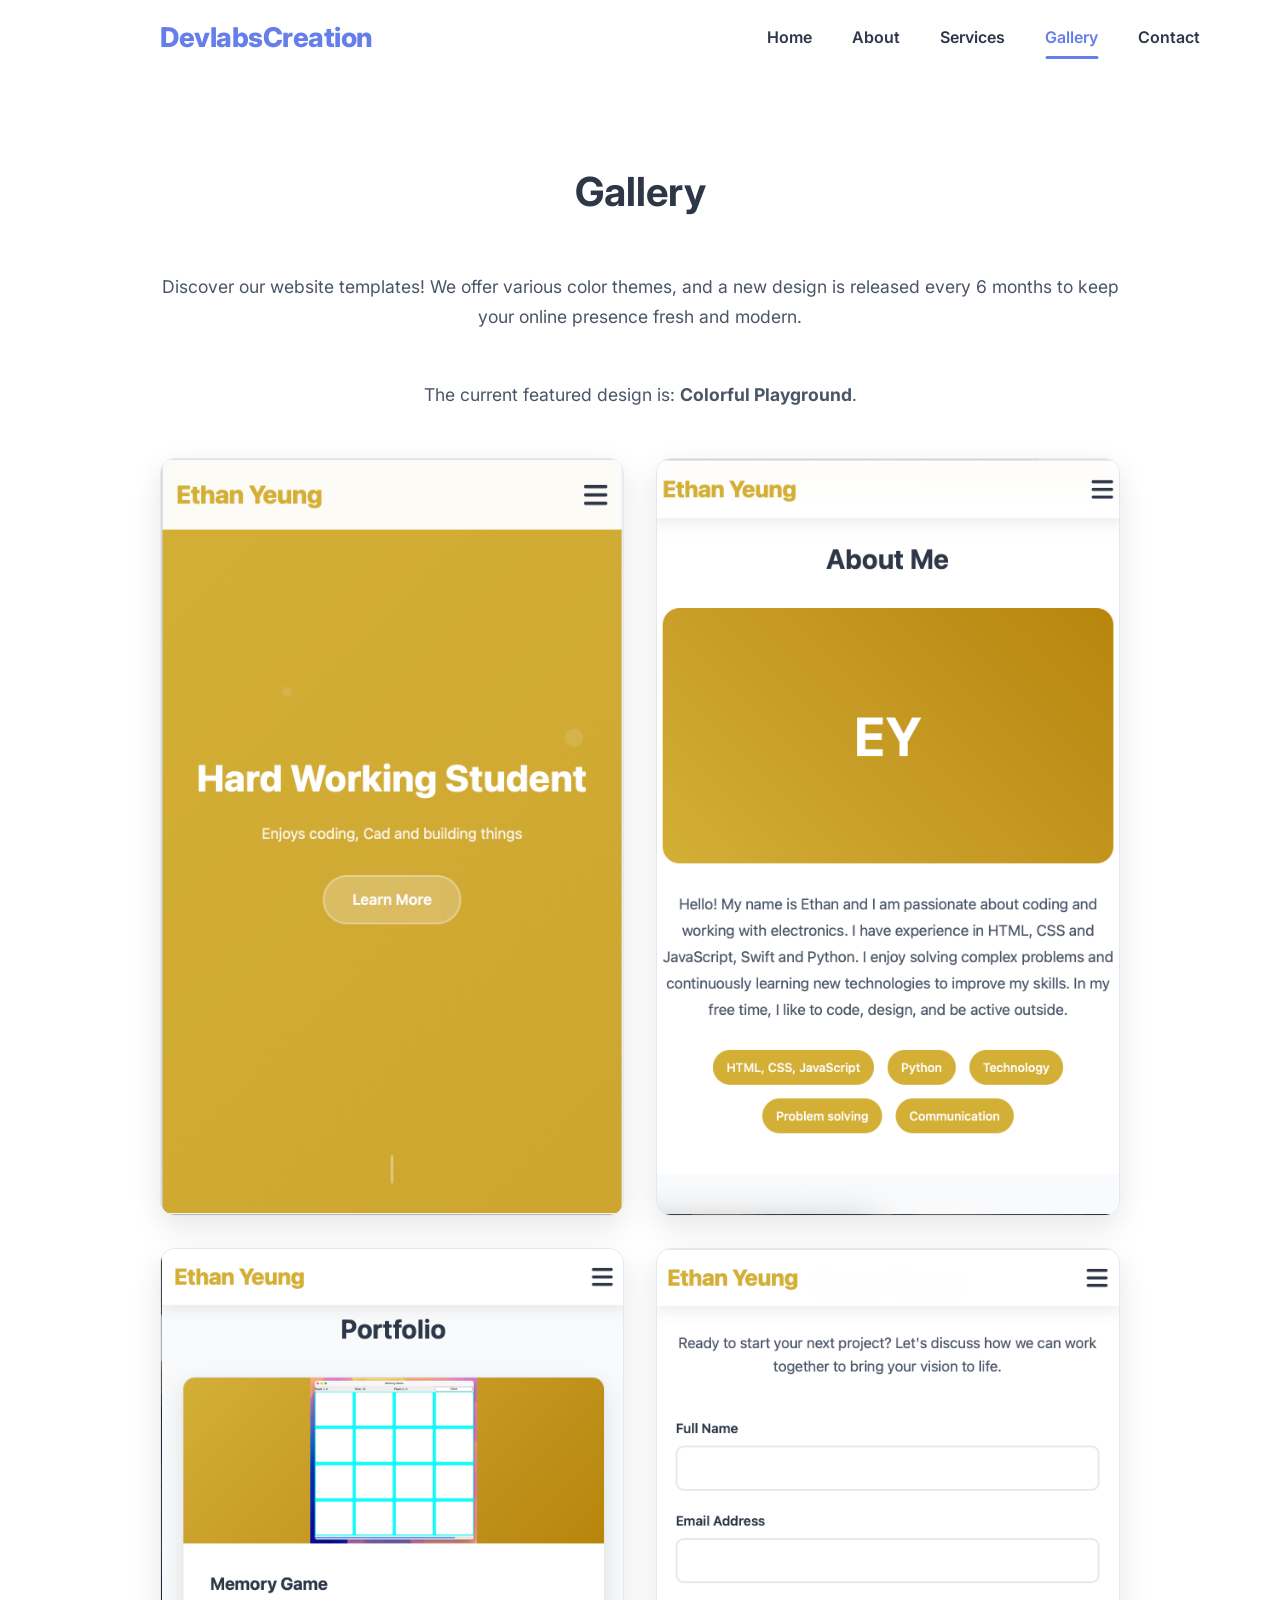
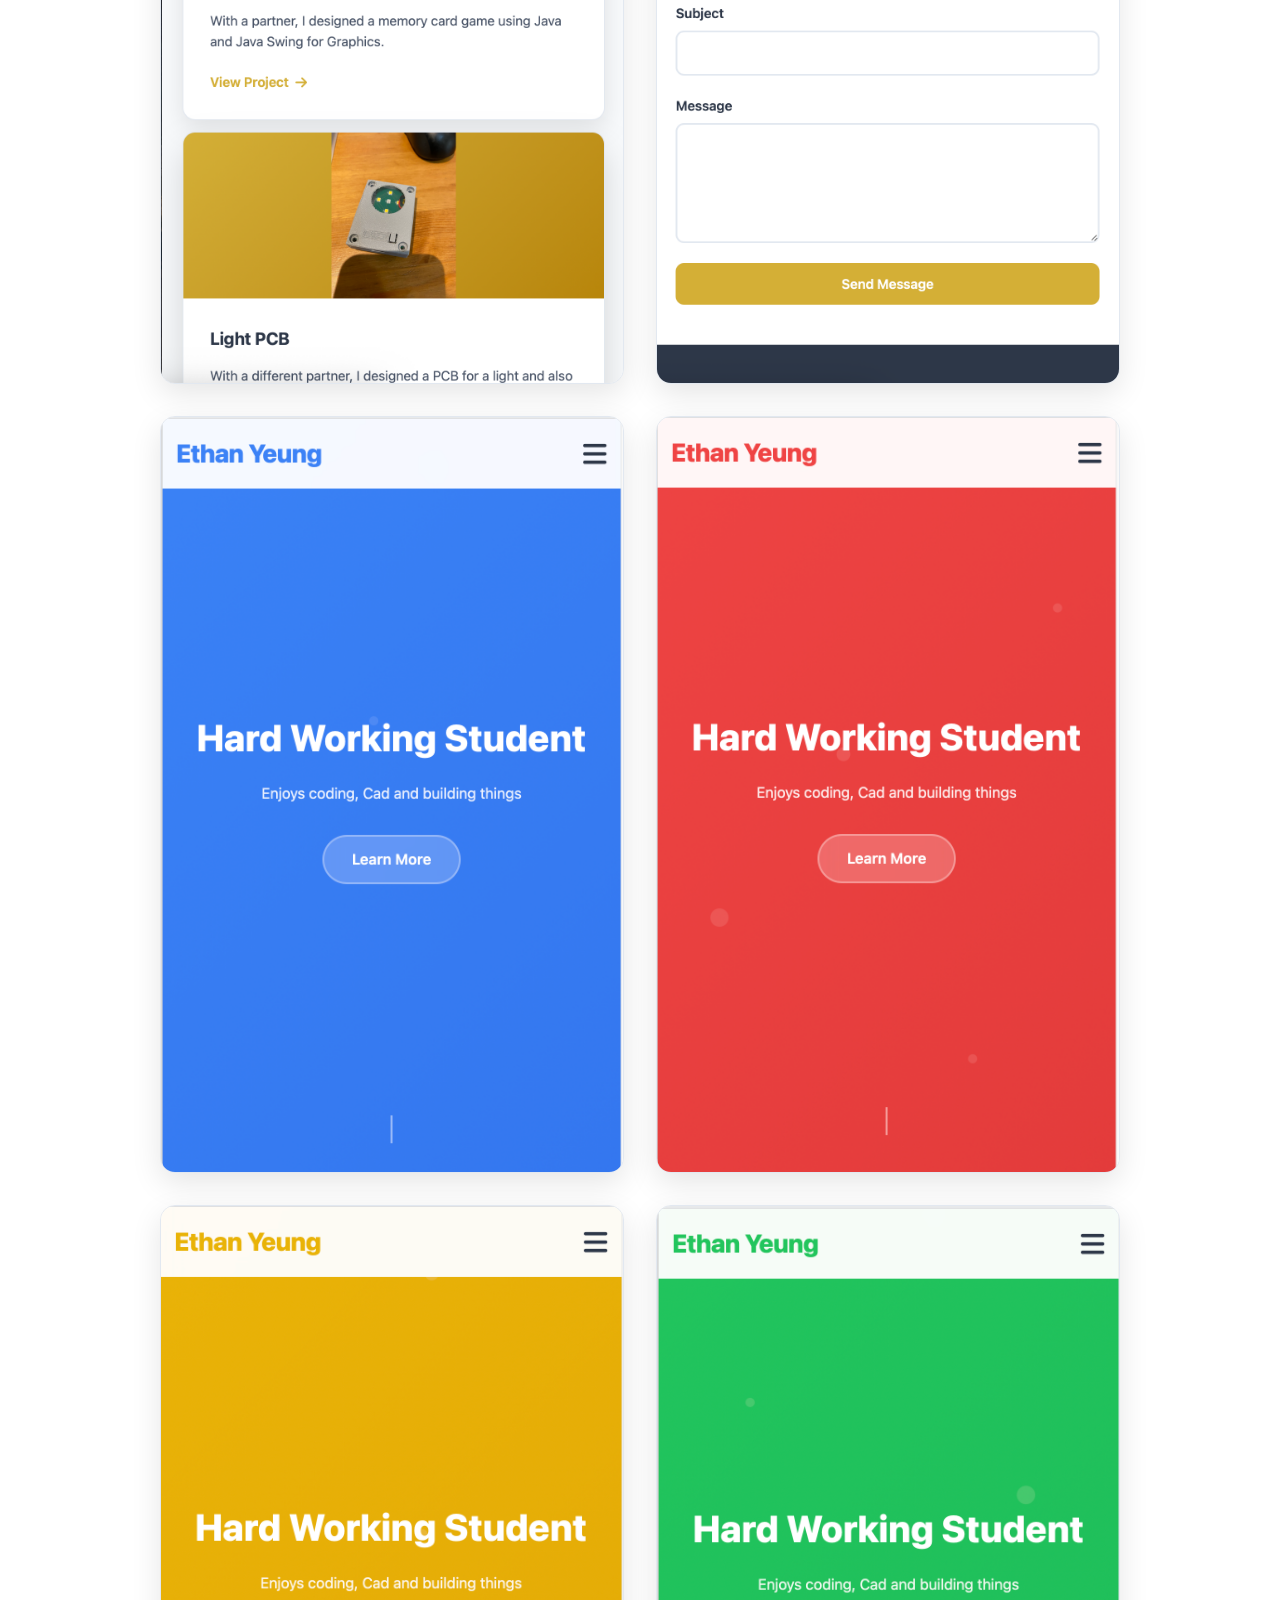
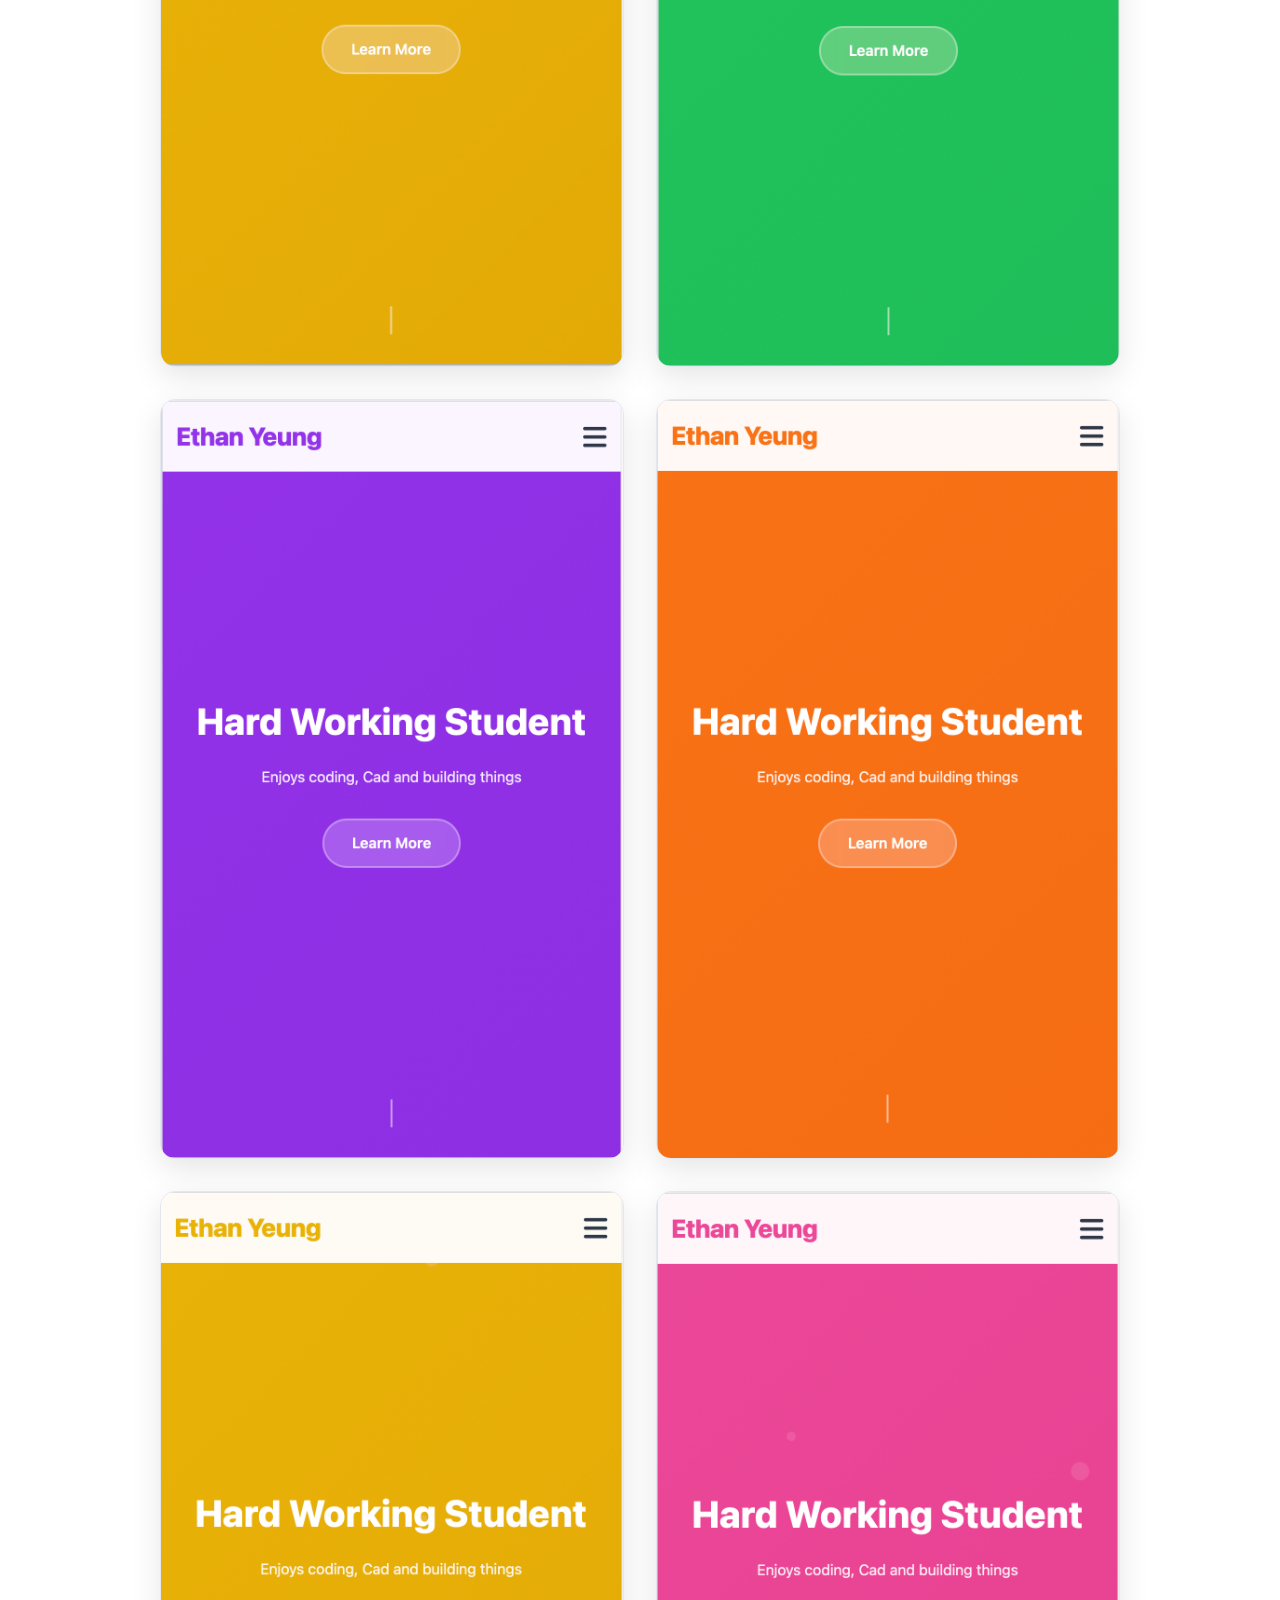
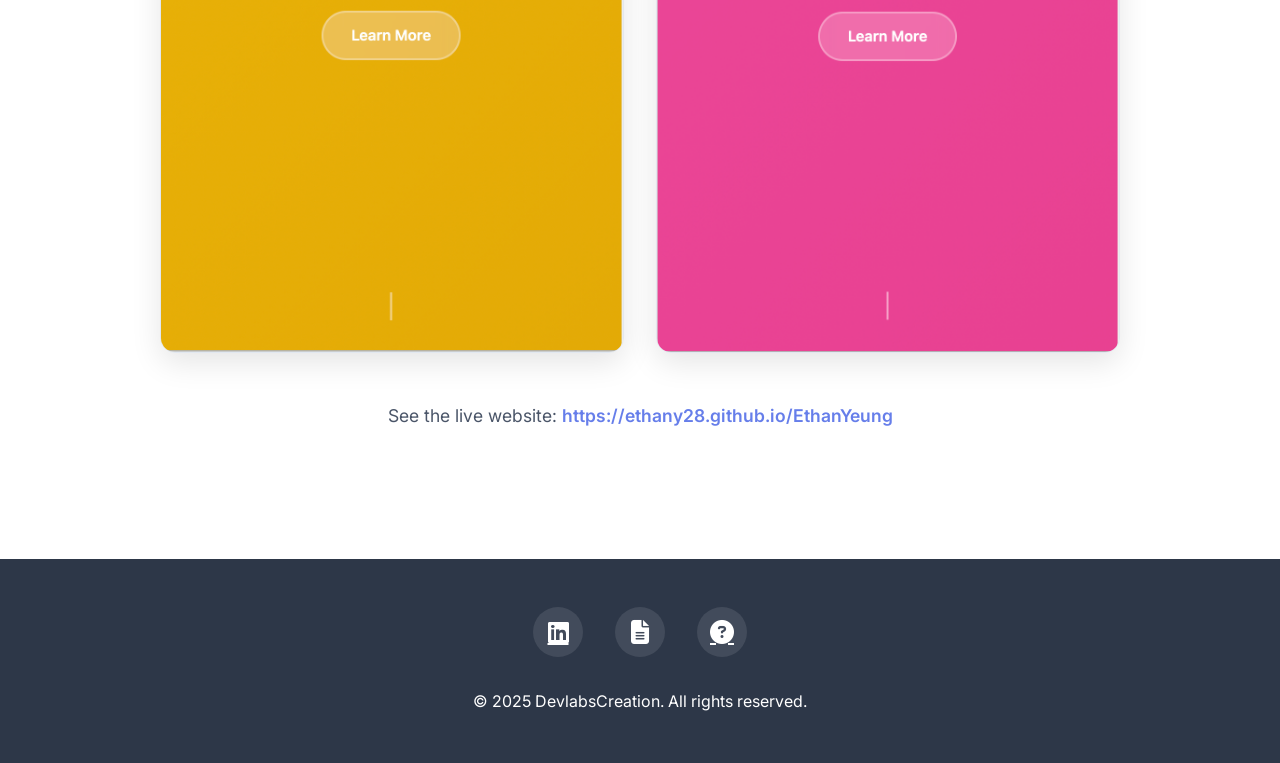
<file: devlabs-gallery-page.htm>
<!DOCTYPE html>
<html lang="en" dir="ltr">
<head>
    <meta charset="utf-8">
    <title>DevlabsCreation - Gallery</title>
    <meta name="viewport" content="width=device-width, initial-scale=1.0">
    <link rel="icon" href="https://img.icons8.com/?size=100&id=44484&format=png&color=000000" type="image/x-icon">
    <link rel="stylesheet" href="https://cdnjs.cloudflare.com/ajax/libs/font-awesome/6.4.0/css/all.min.css">
    <link href="https://fonts.googleapis.com/css2?family=Inter:wght@400;500;600;700;800&display=swap" rel="stylesheet">
    <style>
        /* CSS Variables - Consistent with DevlabsCreation design */
        :root {
            --primary-color: #667eea; /* A vibrant purple-blue */
            --secondary-color: #764ba2; /* A deeper purple */
            --text-color-dark: #2d3748;
            --text-color-medium: #4a5568;
            --text-color-light: #718096;
            --background-light: #f8fafc; /* Light grey background */
            --background-white: #ffffff; /* White background */
            --border-color: #e2e8f0;
            --shadow-light: rgba(0, 0, 0, 0.1);
            --shadow-medium: rgba(0, 0, 0, 0.2);
            --modal-bg-dark: #2d3748; /* Keeping variable for consistency, not used on this page */
            --modal-text-light: #f8fafc; /* Keeping variable for consistency, not used on this page */
        }

        * {
            margin: 0;
            padding: 0;
            box-sizing: border-box;
        }

        body {
            font-family: 'Inter', -apple-system, BlinkMacSystemFont, sans-serif;
            line-height: 1.6;
            color: var(--text-color-medium);
            overflow-x: hidden;
            padding-top: 80px; /* Space for fixed navigation bar */
            background-color: var(--background-white); /* Default background for the page */
        }

        .container {
            max-width: 1200px;
            margin: 0 auto;
            padding: 0 20px;
        }

        /* Navigation Bar (fixed at top) */
        nav {
            position: fixed;
            top: 0;
            width: 100%;
            background: rgba(255, 255, 255, 0.95);
            backdrop-filter: blur(10px);
            z-index: 1000;
            padding: 1rem 0;
            transition: all 0.3s ease;
        }

        nav.scrolled {
            background: rgba(255, 255, 255, 0.98);
            box-shadow: 0 2px 20px var(--shadow-light);
            padding: 0.8rem 0;
        }

        .nav-container {
            display: flex;
            justify-content: space-between;
            align-items: center;
        }

        .logo {
            font-size: 1.7rem;
            font-weight: 800;
            color: var(--primary-color);
            letter-spacing: -0.5px;
            padding-left: 100px;
        }

        .nav-links {
            display: flex;
            list-style: none;
            gap: 2.5rem;
            margin-right: 20px;
        }

        .nav-links a {
            text-decoration: none;
            color: var(--text-color-dark);
            font-weight: 600;
            transition: color 0.3s ease;
            position: relative;
            padding: 0.25rem 0;
            outline: none;
        }

        .nav-links a:focus-visible {
            outline: 2px solid var(--primary-color);
            outline-offset: 4px;
            border-radius: 2px;
        }

        /* Underline animation for desktop nav */
        .nav-links a::after {
            content: '';
            position: absolute;
            bottom: -8px;
            left: 50%;
            transform: translateX(-50%) scaleX(0);
            transform-origin: center;
            width: 100%;
            height: 3px;
            background: var(--primary-color);
            border-radius: 2px;
            transition: transform 0.3s ease;
        }

        .nav-links a:hover::after,
        .nav-links a.active::after {
            transform: translateX(-50%) scaleX(1);
        }

        .nav-links a:hover {
            color: var(--primary-color);
        }

        /* Active link for the current page */
        .nav-links a.active {
            color: var(--primary-color);
        }

        .mobile-menu-btn {
            display: none; /* Hidden by default on desktop */
            background: none;
            border: none;
            font-size: 1.8rem;
            color: var(--text-color-dark);
            cursor: pointer;
            transition: color 0.3s ease, transform 0.3s ease;
            outline: none;
            margin-right: 30px;
        }

        .mobile-menu-btn:focus-visible {
            outline: 2px solid var(--primary-color);
            outline-offset: 4px;
            border-radius: 4px;
        }

        .mobile-menu-btn:hover {
            color: var(--primary-color);
            transform: scale(1.1);
        }

        /* Full-screen mobile menu overlay */
        .full-screen-menu {
            position: fixed;
            top: 0;
            left: 0;
            width: 100%;
            height: 100vh;
            background: rgba(255, 255, 255, 0.98); /* Semi-transparent white background */
            backdrop-filter: blur(10px);
            z-index: 999; /* Below fixed nav, above content */
            display: flex;
            flex-direction: column;
            justify-content: center;
            align-items: center;
            transform: translateX(100%); /* Start off-screen to the right */
            transition: transform 0.5s ease-in-out;
            opacity: 0;
            pointer-events: none; /* Disable interaction when hidden */
        }

        .full-screen-menu.is-active {
            transform: translateX(0); /* Slide in */
            opacity: 1;
            pointer-events: auto; /* Enable interaction when active */
        }

        .full-screen-menu ul {
            list-style: none;
            padding: 0;
            text-align: center;
        }

        .full-screen-menu li {
            margin: 1.5rem 0;
        }

        .full-screen-menu a {
            text-decoration: none;
            color: var(--text-color-dark);
            font-size: 2.5rem; /* Larger font size for full-screen */
            font-weight: 700;
            transition: color 0.3s ease, transform 0.3s ease;
            display: inline-block;
            position: relative;
            outline: none;
        }

        .full-screen-menu a:focus-visible {
            outline: 2px solid var(--primary-color);
            outline-offset: 8px;
            border-radius: 4px;
        }

        .full-screen-menu a::after { /* Underline for full-screen menu */
            content: '';
            position: absolute;
            bottom: -10px;
            left: 50%;
            transform: translateX(-50%) scaleX(0);
            transform-origin: center;
            width: 100%;
            height: 4px;
            background: var(--primary-color);
            border-radius: 2px;
            transition: transform 0.3s ease;
        }

        .full-screen-menu a:hover::after,
        .full-screen-menu a.active::after {
            transform: translateX(-50%) scaleX(1);
        }

        .full-screen-menu a:hover {
            color: var(--primary-color);
            transform: scale(1.05);
        }

        .full-screen-menu a.active {
            color: var(--primary-color);
        }

        .close-menu-btn {
            position: absolute;
            top: 20px;
            right: 30px;
            background: none;
            border: none;
            font-size: 2.5rem;
            color: var(--text-color-dark);
            cursor: pointer;
            z-index: 1001; /* Ensure it's above the menu itself */
            transition: color 0.3s ease, transform 0.3s ease;
            outline: none;
        }

        .close-menu-btn:focus-visible {
            outline: 2px solid var(--primary-color);
            outline-offset: 4px;
            border-radius: 4px;
        }

        .close-menu-btn:hover {
            color: var(--primary-color);
            transform: rotate(90deg);
        }

        /* Responsive adjustments for navigation */
        @media (max-width: 1000px) {
            .nav-links {
                display: none;
            }
            .mobile-menu-btn {
                display: block;
            }
            .logo {
                padding-left: 30px;
            }
        }
        @media (max-width: 600px) {
            .logo {
                font-size: 1.5rem;
                padding-left: 20px;
            }
            .mobile-menu-btn {
                margin-right: 20px;
            }
            .full-screen-menu a {
                font-size: 1.8rem;
            }
            .close-menu-btn {
                font-size: 2rem;
            }
        }

        /* Sections - General Styling */
        .section {
            padding: 5rem 0;
            background-color: var(--background-white); /* Default background for this page's sections */
        }

        /* Section Titles - Consistent with previous pages */
        .section-title {
            text-align: center;
            font-size: 2.5rem;
            margin-bottom: 3rem;
            color: var(--text-color-dark);
            font-weight: 700;
        }

        /* Gallery Specific Styling */
        #gallery .container {
            max-width: 1000px; /* Adjust max-width for gallery content */
        }
        #gallery p {
            text-align: center;
            font-size: 1.1rem;
            margin-bottom: 3rem;
            color: var(--text-color-medium);
            line-height: 1.7;
        }
        #gallery .gallery-link {
            text-align: center;
            margin-top: 3rem;
            font-size: 1.1rem;
        }
        #gallery .gallery-link a {
            color: var(--primary-color);
            text-decoration: none;
            font-weight: 600;
            transition: color 0.3s ease, text-decoration 0.3s ease;
            outline: none;
        }
        #gallery .gallery-link a:hover {
            color: var(--secondary-color);
            text-decoration: underline;
        }
        #gallery .gallery-link a:focus-visible {
            outline: 2px solid var(--primary-color);
            outline-offset: 4px;
            border-radius: 2px;
        }


        .gallery-grid {
            display: grid;
            grid-template-columns: repeat(auto-fit, minmax(300px, 1fr)); /* Responsive grid */
            gap: 2rem; /* Gap between images */
            margin-top: 2rem;
        }

        .gallery-item {
            background: var(--background-white);
            border-radius: 15px;
            overflow: hidden;
            box-shadow: 0 10px 30px var(--shadow-light);
            transition: transform 0.3s, box-shadow 0.3s;
            position: relative; /* For image overlay/caption if needed later */
            border: 1px solid var(--border-color); /* Subtle border */
        }

        .gallery-item:hover {
            transform: translateY(-5px);
            box-shadow: 0 15px 40px var(--shadow-medium);
        }

        .gallery-item img {
            width: 100%;
            height: 220px; /* Fixed height for consistent grid look */
            object-fit: cover; /* Ensures images cover the area without distortion */
            display: block; /* Remove extra space below image */
        }

        /* Responsive image sources using <picture> */
        .gallery-item picture {
            display: block; /* Ensure picture element behaves like a block */
            height: 100%;
        }
        .gallery-item picture source, .gallery-item picture img {
            height: 100%;
        }


        /* Footer - Consistent with previous pages */
        footer {
            background: var(--text-color-dark);
            color: white;
            text-align: center;
            padding: 3rem 0;
        }

        .social-links {
            display: flex;
            justify-content: center;
            gap: 2rem;
            margin-bottom: 2rem;
        }

        .social-links a {
            color: white;
            font-size: 1.5rem;
            transition: all 0.3s ease;
            width: 50px;
            height: 50px;
            border-radius: 50%;
            display: flex;
            align-items: center;
            justify-content: center;
            background: rgba(255, 255, 255, 0.1);
        }

        .social-links a:hover {
            color: var(--primary-color);
            background: white;
            transform: translateY(-3px);
        }

        /* Responsive Design */
        @media (max-width: 768px) {
            .logo {
                padding-left: 30px;
            }
            .mobile-menu-btn {
                margin-right: 20px;
            }
            .full-screen-menu a {
                font-size: 1.8rem;
            }
            .close-menu-btn {
                font-size: 2rem;
            }

            .section {
                padding: 3rem 0;
            }
            .section-title {
                font-size: 2rem;
                margin-bottom: 2rem;
            }
            #gallery p {
                font-size: 1rem;
                margin-bottom: 2rem;
            }
            .gallery-grid {
                grid-template-columns: 1fr; /* Single column on mobile */
                gap: 1.5rem;
            }
            .gallery-item img {
                height: 200px; /* Adjust height for smaller screens */
            }
            #gallery .gallery-link {
                font-size: 1rem;
                margin-top: 2rem;
            }
        }

        @media (max-width: 480px) {
            .logo {
                font-size: 1.5rem;
                padding-left: 20px;
            }
            .section {
                padding: 2rem 0;
            }
            .section-title {
                font-size: 1.8rem;
            }
        }
    </style>
</head>
<body>
    <nav id="navbar">
        <div class="container">
            <div class="nav-container">
                <div class="logo">DevlabsCreation</div>
                <button class="mobile-menu-btn" aria-label="Toggle mobile menu">
                    <i class="fas fa-bars"></i>
                </button>
                <ul class="nav-links">
                    <li><a href="index.htm">Home</a></li>
                    <li><a href="devlabs-about-page.htm">About</a></li>
                    <li><a href="devlabs-service-page.htm">Services</a></li>
                    <li><a href="devlabs-gallery-page.htm" class="active">Gallery</a></li>
                    <li><a href="devlabs-contact-page.htm">Contact</a></li>
                </ul>
            </div>
        </div>
    </nav>

    <!-- Full-screen mobile menu overlay -->
    <div id="fullScreenMenu" class="full-screen-menu">
        <button class="close-menu-btn" aria-label="Close menu">&times;</button>
        <ul>
            <li><a href="index.htm">Home</a></li>
            <li><a href="devlabs-about-page.htm">About</a></li>
            <li><a href="devlabs-service-page.htm">Services</a></li>
            <li><a href="devlabs-gallery-page.htm">Gallery</a></li>
            <li><a href="devlabs-contact-page.htm">Contact</a></li>
        </ul>
    </div>

    <section id="gallery" class="section">
        <div class="container">
            <h2 class="section-title">Gallery</h2>
            <p>Discover our website templates! We offer various color themes, and a new design is released every 6 months to keep your online presence fresh and modern.</p>
            <p>The current featured design is: <strong>Colorful Playground</strong>.</p>

            <div class="gallery-grid">
                <div class="gallery-item">
                    <picture>
                        <img src="mainimagegold.png"  alt="Main Section (Gold Theme)">
                    </picture>
                </div>
                <div class="gallery-item">
                    <picture>
                        <img src="aboutsection.png" alt="About Section (Gold Theme)">
                    </picture>
                </div>
                <div class="gallery-item">
                    <picture>
                        <img src="portfoliosection.png"  alt="Portfolio Section (Gold Theme)">
                    </picture>
                </div>
                <div class="gallery-item">
                    <picture>
                        <img src="contactsection.png" alt="Contact Section (Gold Theme)">
                    </picture>
                </div>
                <div class="gallery-item">
                    <picture>
                        <img src="mainimageblue.png"  alt="Main Section (Blue Theme)">
                    </picture>
                </div>
                <div class="gallery-item">
                    <picture>
                        <img src="mainimagered.png" alt="Main Section (Red Theme)">
                    </picture>
                </div>
                <div class="gallery-item">
                    <picture>
                        <img src="mainimageyellow.png"  alt="Main Section (Yellow Theme)">
                    </picture>
                </div>
                <div class="gallery-item">
                    <picture>
                        <img src="mainimagegreen.png" alt="Main Section (Green Theme)">
                    </picture>
                </div>
                <div class="gallery-item">
                    <picture>
                        <img src="mainimagepurple.png" alt="Main Section (Purple Theme)">
                    </picture>
                </div>
                <div class="gallery-item">
                    <picture>
                        <img src="mainimageorange.png" alt="Main Section (Orange Theme)">
                    </picture>
                </div>
                <div class="gallery-item">
                    <picture>
                        <img src="mainimageyellow.png" alt="Main Section (Yellow Theme)">
                    </picture>
                </div>
                <div class="gallery-item">
                    <picture>
                        <img src="mainimagepink.png" alt="Main Section (Pink Theme)">
                    </picture>
                </div>
            </div>
            <p class="gallery-link">See the live website: <a href="https://ethany28.github.io/EthanYeung/" target="_blank">https://ethany28.github.io/EthanYeung</a></p>
        </div>
    </section>

    <footer>
        <div class="social-links">
            <a href="https://linkedin.com/company/devlabscreation-company" target="_blank" title="Visit our LinkedIn page" aria-label="LinkedIn"><i class="fab fa-linkedin"></i></a>
            <a href="https://forms.office.com/Pages/ResponsePage.aspx?id=DQSIkWdsW0yxEjajBLZtrQAAAAAAAAAAAANAAoxDrAxUMVhPU09BMDFVT1NPTzhZSjJSNVFPTE1ETi4u" target="_blank" title="Submit a form to get a website" aria-label="Get a website form"><i class="fas fa-file-alt"></i></a>
            <a href="https://forms.office.com/Pages/ResponsePage.aspx?id=DQSIkWdsW0yxEjajBLZtrQAAAAAAAAAAAANAAoxDrAxUN0xYSkc2WDNFVlg5MjUxNE0xSDFLRTZMSi4u" target="_blank" title="Ask questions" aria-label="Ask questions form"><i class="fas fa-question-circle"></i></a>
        </div>
        <div class="container">
            <p>&copy; 2025 DevlabsCreation. All rights reserved.</p>
        </div>
    </footer>

    <script>
        // Get references to elements
        const mobileMenuBtn = document.querySelector('.mobile-menu-btn');
        const mobileMenuBtnIcon = mobileMenuBtn.querySelector('i');
        const fullScreenMenu = document.getElementById('fullScreenMenu');
        const closeMenuBtn = document.querySelector('.close-menu-btn');
        const desktopNavLinks = document.querySelectorAll('.nav-links a');
        const fullScreenNavLinks = document.querySelectorAll('#fullScreenMenu a');
        const navbar = document.getElementById('navbar');

        // Function to set active class based on current page
        function setActiveNavLink() {
            // Since this is a standalone gallery page, the gallery link should always be active
            desktopNavLinks.forEach(link => {
                link.classList.remove('active');
                if (link.getAttribute('href') === 'devlabs-gallery-page.htm') {
                    link.classList.add('active');
                }
            });

            fullScreenNavLinks.forEach(link => {
                link.classList.remove('active');
                if (link.getAttribute('href') === 'devlabs-gallery-page.htm') {
                    link.classList.add('active');
                }
            });
        }

        // Run on page load
        setActiveNavLink();

        // Toggle full-screen menu with hamburger button
        mobileMenuBtn.addEventListener('click', () => {
            fullScreenMenu.classList.toggle('is-active');
            if (fullScreenMenu.classList.contains('is-active')) {
                document.body.style.overflow = 'hidden';
                mobileMenuBtnIcon.classList.remove('fa-bars');
                mobileMenuBtnIcon.classList.add('fa-times');
            } else {
                document.body.style.overflow = '';
                mobileMenuBtnIcon.classList.remove('fa-times');
                mobileMenuBtnIcon.classList.add('fa-bars');
            }
        });

        // Close full-screen menu with the 'X' button
        closeMenuBtn.addEventListener('click', () => {
            fullScreenMenu.classList.remove('is-active');
            document.body.style.overflow = '';
            mobileMenuBtnIcon.classList.remove('fa-times');
            mobileMenuBtnIcon.classList.add('fa-bars');
        });

        // Close full-screen menu when a link inside it is clicked
        fullScreenNavLinks.forEach(link => {
            link.addEventListener('click', () => {
                fullScreenMenu.classList.remove('is-active');
                document.body.style.overflow = '';
                mobileMenuBtnIcon.classList.remove('fa-times');
                mobileMenuBtnIcon.classList.add('fa-bars');
            });
        });

        // Navbar scroll effect
        window.addEventListener('scroll', () => {
            if (window.scrollY > 0) {
                navbar.classList.add('scrolled');
            } else {
                navbar.classList.remove('scrolled');
            }
        });
    </script>
</body>
</html>
</file>
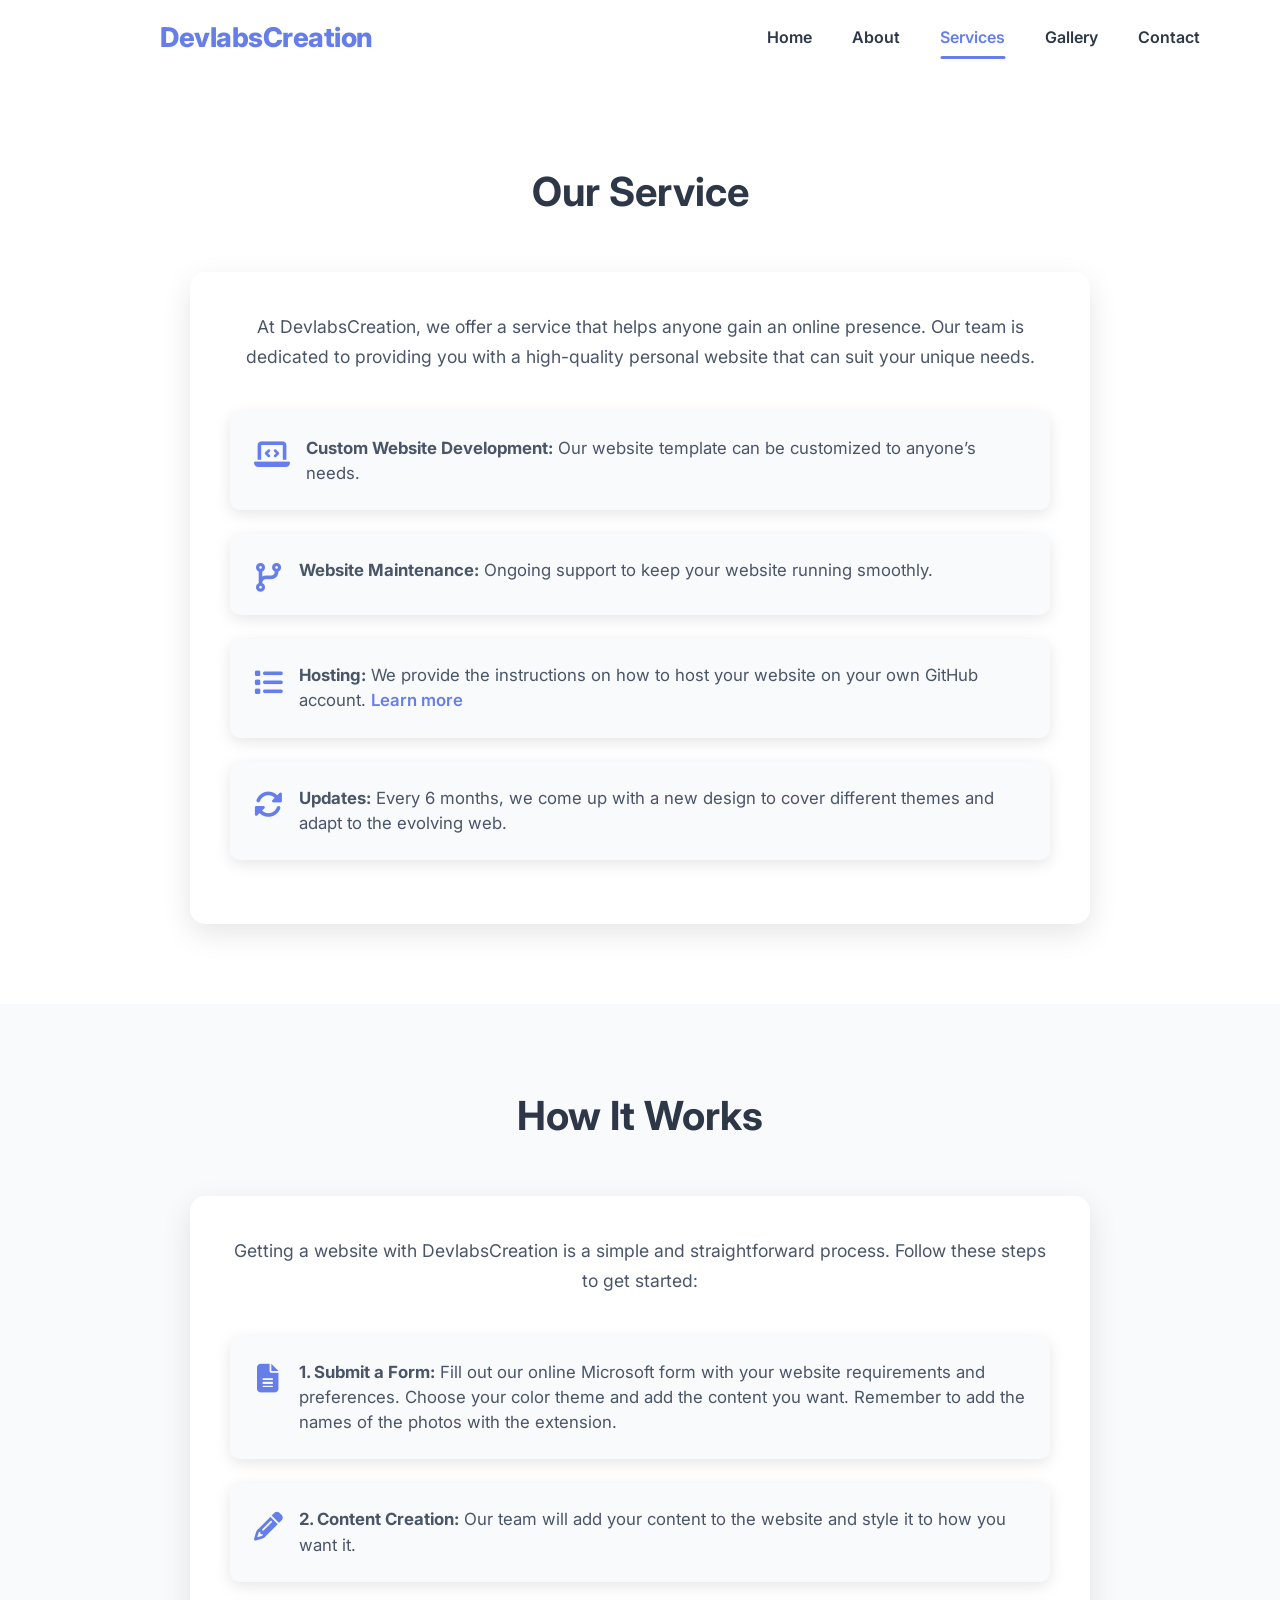
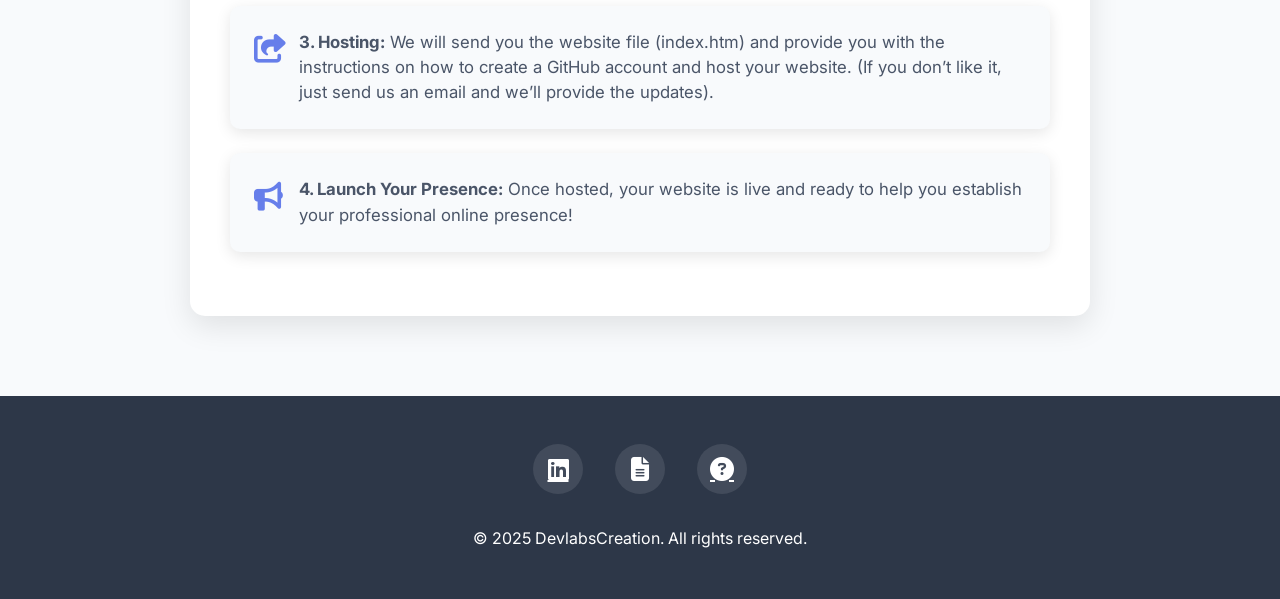
<file: devlabs-service-page.htm>
<!DOCTYPE html>
<html lang="en" dir="ltr">
<head>
    <meta charset="utf-8">
    <title>DevlabsCreation - Services</title>
    <meta name="viewport" content="width=device-width, initial-scale=1.0">
    <link rel="icon" href="https://img.icons8.com/?size=100&id=44484&format=png&color=000000" type="image/x-icon">
    <link rel="stylesheet" href="https://cdnjs.cloudflare.com/ajax/libs/font-awesome/6.4.0/css/all.min.css">
    <link href="https://fonts.googleapis.com/css2?family=Inter:wght@400;500;600;700;800&display=swap" rel="stylesheet">
    <style>
        /* CSS Variables - Consistent with DevlabsCreation design */
        :root {
            --primary-color: #667eea; /* A vibrant purple-blue */
            --secondary-color: #764ba2; /* A deeper purple */
            --text-color-dark: #2d3748;
            --text-color-medium: #4a5568;
            --text-color-light: #718096;
            --background-light: #f8fafc; /* Light grey background */
            --background-white: #ffffff; /* White background */
            --border-color: #e2e8f0;
            --shadow-light: rgba(0, 0, 0, 0.1);
            --shadow-medium: rgba(0, 0, 0, 0.2);
            --modal-bg-dark: #2d3748; /* Dark background for modal */
            --modal-text-light: #f8fafc; /* Light text for modal */
        }

        * {
            margin: 0;
            padding: 0;
            box-sizing: border-box;
        }

        body {
            font-family: 'Inter', -apple-system, BlinkMacSystemFont, sans-serif;
            line-height: 1.6;
            color: var(--text-color-medium);
            overflow-x: hidden;
            padding-top: 80px; /* Space for fixed navigation bar */
            background-color: var(--background-white); /* Default background for the page */
        }

        .container {
            max-width: 1200px;
            margin: 0 auto;
            padding: 0 20px;
        }

        /* Navigation Bar (fixed at top) */
        nav {
            position: fixed;
            top: 0;
            width: 100%;
            background: rgba(255, 255, 255, 0.95);
            backdrop-filter: blur(10px);
            z-index: 1000;
            padding: 1rem 0;
            transition: all 0.3s ease;
        }

        nav.scrolled {
            background: rgba(255, 255, 255, 0.98);
            box-shadow: 0 2px 20px var(--shadow-light);
            padding: 0.8rem 0;
        }

        .nav-container {
            display: flex;
            justify-content: space-between;
            align-items: center;
        }

        .logo {
            font-size: 1.7rem;
            font-weight: 800;
            color: var(--primary-color);
            letter-spacing: -0.5px;
            padding-left: 100px;
        }

        .nav-links {
            display: flex;
            list-style: none;
            gap: 2.5rem;
            margin-right: 20px;
        }

        .nav-links a {
            text-decoration: none;
            color: var(--text-color-dark);
            font-weight: 600;
            transition: color 0.3s ease;
            position: relative;
            padding: 0.25rem 0;
            outline: none;
        }

        .nav-links a:focus-visible {
            outline: 2px solid var(--primary-color);
            outline-offset: 4px;
            border-radius: 2px;
        }

        /* Underline animation for desktop nav */
        .nav-links a::after {
            content: '';
            position: absolute;
            bottom: -8px;
            left: 50%;
            transform: translateX(-50%) scaleX(0);
            transform-origin: center;
            width: 100%;
            height: 3px;
            background: var(--primary-color);
            border-radius: 2px;
            transition: transform 0.3s ease;
        }

        .nav-links a:hover::after,
        .nav-links a.active::after {
            transform: translateX(-50%) scaleX(1);
        }

        .nav-links a:hover {
            color: var(--primary-color);
        }

        /* Active link for the current page */
        .nav-links a.active {
            color: var(--primary-color);
        }

        .mobile-menu-btn {
            display: none; /* Hidden by default on desktop */
            background: none;
            border: none;
            font-size: 1.8rem;
            color: var(--text-color-dark);
            cursor: pointer;
            transition: color 0.3s ease, transform 0.3s ease;
            outline: none;
            margin-right: 30px;
        }

        .mobile-menu-btn:focus-visible {
            outline: 2px solid var(--primary-color);
            outline-offset: 4px;
            border-radius: 4px;
        }

        .mobile-menu-btn:hover {
            color: var(--primary-color);
            transform: scale(1.1);
        }

        /* Full-screen mobile menu overlay */
        .full-screen-menu {
            position: fixed;
            top: 0;
            left: 0;
            width: 100%;
            height: 100vh;
            background: rgba(255, 255, 255, 0.98); /* Semi-transparent white background */
            backdrop-filter: blur(10px);
            z-index: 999; /* Below fixed nav, above content */
            display: flex;
            flex-direction: column;
            justify-content: center;
            align-items: center;
            transform: translateX(100%); /* Start off-screen to the right */
            transition: transform 0.5s ease-in-out;
            opacity: 0;
            pointer-events: none; /* Disable interaction when hidden */
        }

        .full-screen-menu.is-active {
            transform: translateX(0); /* Slide in */
            opacity: 1;
            pointer-events: auto; /* Enable interaction when active */
        }

        .full-screen-menu ul {
            list-style: none;
            padding: 0;
            text-align: center;
        }

        .full-screen-menu li {
            margin: 1.5rem 0;
        }

        .full-screen-menu a {
            text-decoration: none;
            color: var(--text-color-dark);
            font-size: 2.5rem; /* Larger font size for full-screen */
            font-weight: 700;
            transition: color 0.3s ease, transform 0.3s ease;
            display: inline-block;
            position: relative;
            outline: none;
        }

        .full-screen-menu a:focus-visible {
            outline: 2px solid var(--primary-color);
            outline-offset: 8px;
            border-radius: 4px;
        }

        .full-screen-menu a::after { /* Underline for full-screen menu */
            content: '';
            position: absolute;
            bottom: -10px;
            left: 50%;
            transform: translateX(-50%) scaleX(0);
            transform-origin: center;
            width: 100%;
            height: 4px;
            background: var(--primary-color);
            border-radius: 2px;
            transition: transform 0.3s ease;
        }

        .full-screen-menu a:hover::after,
        .full-screen-menu a.active::after {
            transform: translateX(-50%) scaleX(1);
        }

        .full-screen-menu a:hover {
            color: var(--primary-color);
            transform: scale(1.05);
        }

        .full-screen-menu a.active {
            color: var(--primary-color);
        }

        .close-menu-btn {
            position: absolute;
            top: 20px;
            right: 30px;
            background: none;
            border: none;
            font-size: 2.5rem;
            color: var(--text-color-dark);
            cursor: pointer;
            z-index: 1001; /* Ensure it's above the menu itself */
            transition: color 0.3s ease, transform 0.3s ease;
            outline: none;
        }

        .close-menu-btn:focus-visible {
            outline: 2px solid var(--primary-color);
            outline-offset: 4px;
            border-radius: 4px;
        }

        .close-menu-btn:hover {
            color: var(--primary-color);
            transform: rotate(90deg);
        }

        /* Responsive adjustments for navigation */
        @media (max-width: 1000px) {
            .nav-links {
                display: none;
            }
            .mobile-menu-btn {
                display: block;
            }
            .logo {
                padding-left: 30px;
            }
        }
        @media (max-width: 600px) {
            .logo {
                font-size: 1.5rem;
                padding-left: 20px;
            }
            .mobile-menu-btn {
                margin-right: 20px;
            }
            .full-screen-menu a {
                font-size: 1.8rem;
            }
            .close-menu-btn {
                font-size: 2rem;
            }
        }

        /* Sections - General Styling */
        .section {
            padding: 5rem 0;
        }

        /* Specific section backgrounds */
        #services.section {
            background: var(--background-white); /* White background for Services */
        }
        #how-it-works.section {
            background: var(--background-light); /* Light background for How It Works */
        }

        /* Section Titles - Consistent with previous pages */
        .section-title {
            text-align: center;
            font-size: 2.5rem;
            margin-bottom: 3rem;
            color: var(--text-color-dark);
            font-weight: 700;
        }

        /* Content wrappers for consistent padding and shadow */
        .content-wrapper {
            background: var(--background-white); /* White background for the wrapper */
            padding: 2.5rem;
            border-radius: 15px;
            box-shadow: 0 10px 30px var(--shadow-light);
            max-width: 900px; /* Constrain width for readability */
            margin: 0 auto; /* Center the wrapper */
        }

        .content-wrapper p {
            text-align: center;
            font-size: 1.1rem;
            margin-bottom: 1.5rem;
            color: var(--text-color-medium);
            line-height: 1.7;
        }

        /* Service Item styling - consistent with about-item */
        .service-item {
            display: flex;
            align-items: flex-start; /* Align icon and text to top */
            margin-bottom: 1.5rem;
            padding: 1.5rem;
            background: var(--background-light); /* Light background for items for contrast */
            border-radius: 10px;
            box-shadow: 0 4px 15px var(--shadow-light);
            transition: transform 0.3s, box-shadow 0.3s;
        }
        .service-item:hover {
            transform: translateY(-5px);
            box-shadow: 0 8px 25px var(--shadow-medium);
        }
        .service-item i {
            font-size: 1.8rem;
            color: var(--primary-color);
            margin-right: 1rem;
            min-width: 1.8rem; /* Ensure icon doesn't shrink */
            text-align: center;
            line-height: 1; /* Align icon better with text */
            padding-top: 0.15em; /* Small adjustment for visual alignment */
        }
        .service-item p {
            text-align: left;
            margin-bottom: 0; /* Remove default paragraph margin */
            font-size: 1.05rem;
            line-height: 1.5; /* Adjust line height for readability */
        }
        .service-item p .modal-trigger-link { /* Styling for the link that opens the modal */
            color: var(--primary-color);
            text-decoration: none;
            font-weight: 600;
            cursor: pointer;
            transition: color 0.3s ease;
        }
        .service-item p .modal-trigger-link:hover {
            text-decoration: underline;
            color: var(--secondary-color);
        }

        .spacer {
            margin-bottom: 40px;
        }

        /* Modal Overlay and Content */
        .modal-overlay {
            position: fixed;
            top: 0;
            left: 0;
            width: 100%;
            height: 100%;
            background: rgba(0, 0, 0, 0.7); /* Dark semi-transparent background */
            backdrop-filter: blur(5px);
            display: flex;
            justify-content: center;
            align-items: center;
            z-index: 2000; /* Above everything else */
            opacity: 0;
            pointer-events: none;
            transition: opacity 0.3s ease;
        }

        .modal-overlay.is-active {
            opacity: 1;
            pointer-events: auto;
        }

        .modal-content {
            background: var(--modal-bg-dark); /* Dark modal background */
            color: var(--modal-text-light); /* Light text for modal */
            padding: 2.5rem;
            border-radius: 15px;
            box-shadow: 0 15px 40px rgba(0, 0, 0, 0.4);
            width: 90%;
            max-width: 700px;
            position: relative;
            max-height: 90vh; /* Limit height to prevent overflow */
            overflow-y: auto; /* Enable scrolling for long content */
            transform: translateY(20px);
            opacity: 0;
            transition: all 0.3s ease-out;
        }

        .modal-overlay.is-active .modal-content {
            transform: translateY(0);
            opacity: 1;
        }

        .modal-close-btn {
            position: absolute;
            top: 1rem;
            right: 1.5rem;
            background: none;
            border: none;
            font-size: 2.5rem;
            color: var(--modal-text-light);
            cursor: pointer;
            transition: color 0.2s ease;
            outline: none;
        }
        .modal-close-btn:hover {
            color: var(--primary-color); /* Primary color on hover */
        }
        .modal-close-btn:focus-visible {
            outline: 2px solid var(--primary-color);
            outline-offset: 4px;
            border-radius: 4px;
        }

        .modal-content h3 {
            font-size: 2rem;
            margin-bottom: 1.5rem;
            color: var(--modal-text-light);
            text-align: center;
            font-weight: 700;
        }
        .modal-content h4 {
            font-size: 1.3rem;
            margin-top: 1.5rem;
            margin-bottom: 0.8rem;
            color: var(--primary-color); /* Highlight step titles */
            font-weight: 600;
        }
        .modal-content p {
            font-size: 1rem;
            line-height: 1.6;
            margin-bottom: 1rem;
            color: var(--modal-text-light); /* Ensure paragraphs are light */
            text-align: left; /* Align modal text left */
        }
        .modal-content p strong {
            color: var(--primary-color); /* Make step numbers bold and colored */
        }
        .modal-content ul {
            list-style: none; /* Remove default list style */
            padding-left: 0;
            margin-top: 0.5rem;
        }
        .modal-content ul li {
            margin-bottom: 0.5rem;
            padding-left: 1.5rem;
            position: relative;
            color: var(--modal-text-light);
            font-size: 1rem;
            line-height: 1.5;
        }
        .modal-content ul li::before {
            content: '\2022'; /* Bullet point */
            color: var(--primary-color); /* Primary color for bullets */
            position: absolute;
            left: 0;
            font-size: 1.2rem;
            line-height: 1;
        }
        .modal-content a {
            color: var(--primary-color);
            text-decoration: underline;
            font-weight: 600;
            transition: color 0.3s ease;
        }
        .modal-content a:hover {
            color: var(--secondary-color);
        }

        /* Footer - Consistent with previous pages */
        footer {
            background: var(--text-color-dark);
            color: white;
            text-align: center;
            padding: 3rem 0;
        }

        .social-links {
            display: flex;
            justify-content: center;
            gap: 2rem;
            margin-bottom: 2rem;
        }

        .social-links a {
            color: white;
            font-size: 1.5rem;
            transition: all 0.3s ease;
            width: 50px;
            height: 50px;
            border-radius: 50%;
            display: flex;
            align-items: center;
            justify-content: center;
            background: rgba(255, 255, 255, 0.1);
        }

        .social-links a:hover {
            color: var(--primary-color);
            background: white;
            transform: translateY(-3px);
        }

        /* Responsive Design */
        @media (max-width: 768px) {
            .logo {
                padding-left: 30px;
            }
            .mobile-menu-btn {
                margin-right: 20px;
            }
            .full-screen-menu a {
                font-size: 1.8rem;
            }
            .close-menu-btn {
                font-size: 2rem;
            }

            .section {
                padding: 3rem 0;
            }
            .section-title {
                font-size: 2rem;
                margin-bottom: 2rem;
            }
            .content-wrapper {
                padding: 1.5rem;
            }
            .content-wrapper p {
                font-size: 1rem;
            }
            .service-item {
                padding: 1rem;
                margin-bottom: 1rem;
            }
            .service-item i {
                font-size: 1.5rem;
                margin-right: 0.8rem;
            }
            .service-item p {
                font-size: 0.95rem;
            }

            /* Modal responsive */
            .modal-content {
                padding: 1.5rem;
                width: 95%; /* Adjust width for smaller screens */
            }
            .modal-content h3 {
                font-size: 1.5rem;
                margin-bottom: 1rem;
            }
            .modal-content h4 {
                font-size: 1.1rem;
                margin-top: 1rem;
                margin-bottom: 0.5rem;
            }
            .modal-content p, .modal-content ul li {
                font-size: 0.9rem;
            }
            .modal-close-btn {
                font-size: 2rem;
                top: 0.5rem;
                right: 1rem;
            }
        }

        @media (max-width: 480px) {
            .logo {
                font-size: 1.5rem;
                padding-left: 20px;
            }
            .section {
                padding: 2rem 0;
            }
            .section-title {
                font-size: 1.8rem;
            }
            .content-wrapper p {
                font-size: 0.95rem;
            }
            .service-item i {
                font-size: 1.2rem;
            }
            .service-item p {
                font-size: 0.9rem;
            }
            .modal-content {
                max-height: 85vh; /* Adjust for very small screens */
            }
            .modal-content h3 {
                font-size: 1.3rem;
            }
            .modal-content h4 {
                font-size: 1rem;
            }
            .modal-content p, .modal-content ul li {
                font-size: 0.85rem;
            }
        }
    </style>
</head>
<body>
    <nav id="navbar">
        <div class="container">
            <div class="nav-container">
                <div class="logo">DevlabsCreation</div>
                <button class="mobile-menu-btn" aria-label="Toggle mobile menu">
                    <i class="fas fa-bars"></i>
                </button>
                <ul class="nav-links">
                    <li><a href="index.htm">Home</a></li>
                    <li><a href="devlabs-about-page.htm">About</a></li>
                    <li><a href="devlabs-service-page.htm" class="active">Services</a></li>
                    <li><a href="devlabs-gallery-page.htm">Gallery</a></li>
                    <li><a href="devlabs-contact-page.htm">Contact</a></li>
                </ul>
            </div>
        </div>
    </nav>

    <!-- Full-screen mobile menu overlay -->
    <div id="fullScreenMenu" class="full-screen-menu">
        <button class="close-menu-btn" aria-label="Close menu">&times;</button>
        <ul>
            <li><a href="index.htm">Home</a></li>
            <li><a href="devlabs-about-page.htm">About</a></li>
            <li><a href="devlabs-service-page.htm">Services</a></li>
            <li><a href="devlabs-gallery-page.htm">Gallery</a></li>
            <li><a href="devlabs-contact-page.htm">Contact</a></li>
        </ul>
    </div>

    <section id="services" class="section">
        <div class="container">
            <h2 class="section-title">Our Service</h2>
            <div class="content-wrapper">
                <p>At DevlabsCreation, we offer a service that helps anyone gain an online presence. Our team is dedicated to providing you with a high-quality personal website that can suit your unique needs.</p>
                <div class="spacer"></div>
                <div class="service-item">
                    <i class="fas fa-laptop-code"></i>
                    <p><strong>Custom Website Development:</strong> Our website template can be customized to anyone’s needs.</p>
                </div>
                <div class="service-item">
                    <i class="fas fa-code-branch"></i>
                    <p><strong>Website Maintenance:</strong> Ongoing support to keep your website running smoothly.</p>
                </div>
                <div class="service-item">
                    <i class="fas fa-solid fa-list"></i>
                    <p><strong>Hosting:</strong> We provide the instructions on how to host your website on your own GitHub account. <span id="openHostingModal" class="modal-trigger-link">Learn more</span></p>
                </div>
                <div class="service-item">
                    <i class="fas fa-sync-alt"></i>
                    <p><strong>Updates:</strong> Every 6 months, we come up with a new design to cover different themes and adapt to the evolving web.</p>
                </div>
            </div>
        </div>
    </section>

    <section id="how-it-works" class="section">
        <div class="container">
            <h2 class="section-title">How It Works</h2>
            <div class="content-wrapper">
                <p>Getting a website with DevlabsCreation is a simple and straightforward process. Follow these steps to get started:</p>
                <div class="spacer"></div>
                <div class="service-item">
                    <i class="fas fa-file-alt"></i>
                    <p><strong>1. Submit a Form:</strong> Fill out our online Microsoft form with your website requirements and preferences. Choose your color theme and add the content you want. Remember to add the names of the photos with the extension.</p>
                </div>
                <div class="service-item">
                    <i class="fas fa-pencil-alt"></i>
                    <p><strong>2. Content Creation:</strong> Our team will add your content to the website and style it to how you want it.</p>
                </div>
                <div class="service-item">
                    <i class="fas fa-share-square"></i>
                    <p><strong>3. Hosting:</strong> We will send you the website file (index.htm) and provide you with the instructions on how to create a GitHub account and host your website. (If you don’t like it, just send us an email and we’ll provide the updates).</p>
                </div>
                <div class="service-item">
                    <i class="fas fa-bullhorn"></i>
                    <p><strong>4. Launch Your Presence:</strong> Once hosted, your website is live and ready to help you establish your professional online presence!</p>
                </div>
            </div>
        </div>
    </section>

    <footer>
        <div class="social-links">
            <a href="https://linkedin.com/company/devlabscreation-company" target="_blank" title="Visit our LinkedIn page" aria-label="LinkedIn"><i class="fab fa-linkedin"></i></a>
            <a href="https://forms.office.com/Pages/ResponsePage.aspx?id=DQSIkWdsW0yxEjajBLZtrQAAAAAAAAAAAANAAoxDrAxUMVhPU09BMDFVT1NPTzhZSjJSNVFPTE1ETi4u" target="_blank" title="Submit a form to get a website" aria-label="Get a website form"><i class="fas fa-file-alt"></i></a>
            <a href="https://forms.office.com/Pages/ResponsePage.aspx?id=DQSIkWdsW0yxEjajBLZtrQAAAAAAAAAAAANAAoxDrAxUN0xYSkc2WDNFVlg5MjUxNE0xSDFLRTZMSi4u" target="_blank" title="Ask questions" aria-label="Ask questions form"><i class="fas fa-question-circle"></i></a>
        </div>
        <div class="container">
            <p>&copy; 2025 DevlabsCreation. All rights reserved.</p>
        </div>
    </footer>

    <!-- GitHub Hosting Modal -->
    <div id="hostingModal" class="modal-overlay">
        <div class="modal-content">
            <button class="modal-close-btn">&times;</button>
            <h3>How to Host Your Website on GitHub Pages</h3>

            <h4>Step 1: Create a GitHub Account</h4>
            <p>Go to <a href="https://github.com" target="_blank">GitHub.com</a> and click on "Sign up" in the top right corner. Fill out the registration form with your details and click on "Create account." Verify your email address by clicking on the link sent to you by GitHub.</p>

            <h4>Step 2: Create a New Repository</h4>
            <p>Log in to your GitHub account and click on the "<strong>+</strong>" icon in the top right corner. Select "New repository" and fill out the repository name and description. Choose "<strong>Public</strong>" and click on "Create repository."</p>

            <h4>Step 3: Upload Your Website Files</h4>
            <p>Go to your newly created repository and click on "<strong>Add file</strong>" > "<strong>Upload files</strong>." Ensure you upload the HTML file (e.g., `index.htm`) and any associated image files (like `mainimage2.png`, `aboutsection.png`, etc.) directly into the **root** of the repository. After uploading, click "Commit changes" to save them.</p>

            <h4>Step 4: Configure GitHub Pages</h4>
            <p>
                Go to your repository's "<strong>Settings</strong>" tab (usually located near the top). Scroll down to the "<strong>Pages</strong>" section (it might be under "Code and automation" in some layouts). Under "Branch," select the branch you want to use for GitHub Pages (usually "<strong>main</strong>" or "<strong>master</strong>"). If you just uploaded files, this will likely be the `main` branch. Click "Save" or "Deploy branch."
                <br>
                It may take a few minutes for GitHub to build and deploy your site. You will see a link to your live site once it's ready.
            </p>

            <h4>Step 5: Visit Your Website</h4>
            <p>Once GitHub Pages is configured and built, you can visit your website at:</p>
            <p><code>https://your-username.github.io/your-repo-name</code></p>
            <p>Replace "<code>your-username</code>" with your actual GitHub username and "<code>your-repo-name</code>" with your actual repository name (the one you chose in Step 2). Your website is now live!</p>
        </div>
    </div>
    <!-- End GitHub Hosting Modal -->

    <script>
        // Get references to elements
        const mobileMenuBtn = document.querySelector('.mobile-menu-btn');
        const mobileMenuBtnIcon = mobileMenuBtn.querySelector('i');
        const fullScreenMenu = document.getElementById('fullScreenMenu');
        const closeMenuBtn = document.querySelector('.close-menu-btn');
        const desktopNavLinks = document.querySelectorAll('.nav-links a');
        const fullScreenNavLinks = document.querySelectorAll('#fullScreenMenu a');
        const navbar = document.getElementById('navbar');

        // Modal elements
        const openHostingModalBtn = document.getElementById('openHostingModal');
        const hostingModal = document.getElementById('hostingModal');
        const modalCloseBtn = hostingModal.querySelector('.modal-close-btn');

        // Function to set active class based on current page
        function setActiveNavLink() {
            const currentPath = window.location.pathname.split('/').pop();
            const pageName = currentPath === '' || currentPath === 'index.htm' ? 'index.htm' : currentPath;

            desktopNavLinks.forEach(link => {
                link.classList.remove('active');
                if (link.getAttribute('href') === pageName) {
                    link.classList.add('active');
                }
            });

            fullScreenNavLinks.forEach(link => {
                link.classList.remove('active');
                if (link.getAttribute('href') === pageName) {
                    link.classList.add('active');
                }
            });
        }

        // Run on page load
        setActiveNavLink();

        // Toggle full-screen menu with hamburger button
        mobileMenuBtn.addEventListener('click', () => {
            fullScreenMenu.classList.toggle('is-active');
            if (fullScreenMenu.classList.contains('is-active')) {
                document.body.style.overflow = 'hidden';
                mobileMenuBtnIcon.classList.remove('fa-bars');
                mobileMenuBtnIcon.classList.add('fa-times');
            } else {
                document.body.style.overflow = '';
                mobileMenuBtnIcon.classList.remove('fa-times');
                mobileMenuBtnIcon.classList.add('fa-bars');
            }
        });

        // Close full-screen menu with the 'X' button
        closeMenuBtn.addEventListener('click', () => {
            fullScreenMenu.classList.remove('is-active');
            document.body.style.overflow = '';
            mobileMenuBtnIcon.classList.remove('fa-times');
            mobileMenuBtnIcon.classList.add('fa-bars');
        });

        // Close full-screen menu when a link inside it is clicked
        fullScreenNavLinks.forEach(link => {
            link.addEventListener('click', () => {
                fullScreenMenu.classList.remove('is-active');
                document.body.style.overflow = '';
                mobileMenuBtnIcon.classList.remove('fa-times');
                mobileMenuBtnIcon.classList.add('fa-bars');
            });
        });

        // Navbar scroll effect
        window.addEventListener('scroll', () => {
            if (window.scrollY > 0) {
                navbar.classList.add('scrolled');
            } else {
                navbar.classList.remove('scrolled');
            }
        });

        // Modal functionality
        openHostingModalBtn.addEventListener('click', () => {
            hostingModal.classList.add('is-active');
            document.body.style.overflow = 'hidden'; // Prevent body scrolling
        });

        modalCloseBtn.addEventListener('click', () => {
            hostingModal.classList.remove('is-active');
            document.body.style.overflow = ''; // Re-enable body scrolling
        });

        // Close modal when clicking outside content
        hostingModal.addEventListener('click', (event) => {
            if (event.target === hostingModal) {
                hostingModal.classList.remove('is-active');
                document.body.style.overflow = '';
            }
        });
    </script>
</body>
</html>
</file>
